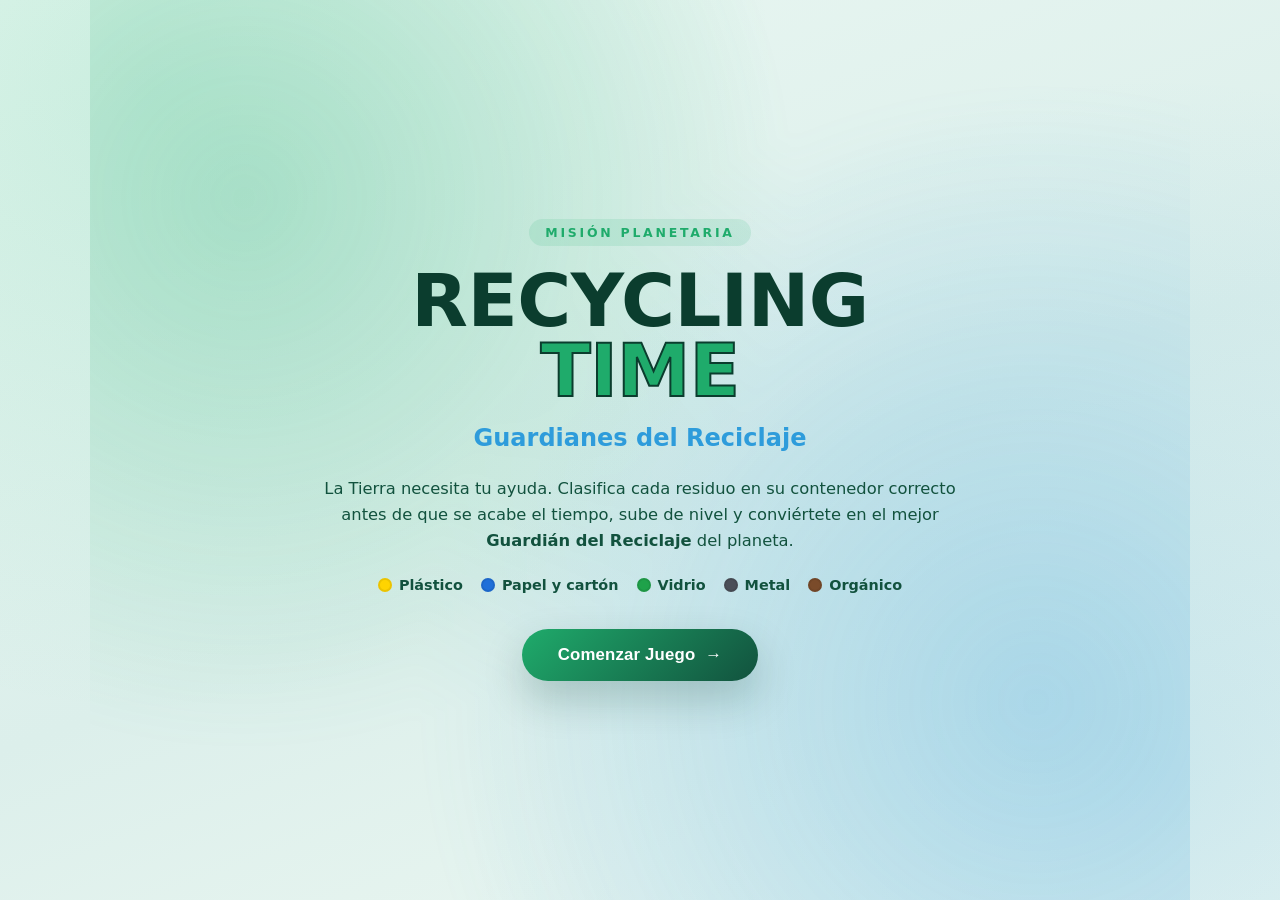
<file: JUEGOS GAME/files/index.html>
<!DOCTYPE html>
<html lang="es">
<head>
<meta charset="UTF-8">
<meta name="viewport" content="width=device-width, initial-scale=1.0">
<title>Recycling Time: Guardianes del Reciclaje</title>
<link rel="stylesheet" href="style.css">
</head>
<body>

<div id="app">

  <!-- ============================================================ -->
  <!-- PANTALLA 1 · INICIO                                            -->
  <!-- ============================================================ -->
  <section id="screen-start" class="screen active" data-screen="start">
    <div class="start-glow" aria-hidden="true"></div>
    <div class="start-content">
      <p class="eyebrow">Misión planetaria</p>
      <h1 class="game-title">
        <span class="title-line">RECYCLING</span>
        <span class="title-line title-accent">TIME</span>
      </h1>
      <p class="game-subtitle">Guardianes del Reciclaje</p>

      <p class="game-description">
        La Tierra necesita tu ayuda. Clasifica cada residuo en su contenedor correcto
        antes de que se acabe el tiempo, sube de nivel y conviértete en el mejor
        <strong>Guardián del Reciclaje</strong> del planeta.
      </p>

      <ul class="bin-legend" aria-label="Contenedores del juego">
        <li><span class="legend-dot legend-plastic"></span>Plástico</li>
        <li><span class="legend-dot legend-paper"></span>Papel y cartón</li>
        <li><span class="legend-dot legend-glass"></span>Vidrio</li>
        <li><span class="legend-dot legend-metal"></span>Metal</li>
        <li><span class="legend-dot legend-organic"></span>Orgánico</li>
      </ul>

      <button id="btn-start" class="btn-primary" type="button">
        Comenzar Juego <span class="btn-arrow">→</span>
      </button>
    </div>
  </section>

  <!-- ============================================================ -->
  <!-- PANTALLA 2 · JUEGO                                             -->
  <!-- ============================================================ -->
  <section id="screen-game" class="screen" data-screen="game">

    <header class="hud" aria-label="Estado de la partida">
      <div class="hud-stat">
        <span class="hud-label">Nivel</span>
        <span id="hud-level" class="hud-value">1</span>
        <span id="hud-level-name" class="hud-sublabel">Primeros pasos</span>
      </div>

      <div class="hud-stat">
        <span class="hud-label">Puntos</span>
        <span id="hud-score" class="hud-value hud-score">0</span>
        <span id="hud-target" class="hud-sublabel">Meta: 60</span>
      </div>

      <div class="hud-stat hud-timer" id="hud-timer-wrap">
        <span class="hud-label">Tiempo</span>
        <span id="hud-time" class="hud-value">60</span>
        <span class="hud-sublabel">segundos</span>
      </div>

      <div class="hud-stat">
        <span class="hud-label">Reciclados</span>
        <span id="hud-total" class="hud-value">0</span>
        <span class="hud-sublabel">total</span>
      </div>

      <div class="hud-lives" id="hud-lives" aria-label="Vidas restantes">
        <span class="heart" data-life="1">❤️</span>
        <span class="heart" data-life="2">❤️</span>
        <span class="heart" data-life="3">❤️</span>
      </div>
    </header>

    <div id="level-up-banner" class="level-up-banner" aria-live="polite"></div>

    <main class="game-stage">
      <div class="waste-card" id="waste-card">
        <span class="waste-emoji" id="waste-emoji">♻️</span>
        <span class="waste-name" id="waste-name">Cargando…</span>
      </div>
    </main>

    <footer class="bins-row" aria-label="Contenedores de reciclaje">
      <button class="bin bin-plastic" data-type="plastic" type="button">
        <span class="bin-lid" aria-hidden="true"></span>
        <span class="bin-icon" aria-hidden="true">🧴</span>
        <span class="bin-label">Plástico</span>
      </button>
      <button class="bin bin-paper" data-type="paper" type="button">
        <span class="bin-lid" aria-hidden="true"></span>
        <span class="bin-icon" aria-hidden="true">📦</span>
        <span class="bin-label">Papel y Cartón</span>
      </button>
      <button class="bin bin-glass" data-type="glass" type="button">
        <span class="bin-lid" aria-hidden="true"></span>
        <span class="bin-icon" aria-hidden="true">🍾</span>
        <span class="bin-label">Vidrio</span>
      </button>
      <button class="bin bin-metal" data-type="metal" type="button">
        <span class="bin-lid" aria-hidden="true"></span>
        <span class="bin-icon" aria-hidden="true">🥫</span>
        <span class="bin-label">Metal</span>
      </button>
      <button class="bin bin-organic" data-type="organic" type="button">
        <span class="bin-lid" aria-hidden="true"></span>
        <span class="bin-icon" aria-hidden="true">🍌</span>
        <span class="bin-label">Orgánico</span>
      </button>
    </footer>
  </section>

  <!-- ============================================================ -->
  <!-- PANTALLA 3 · FINAL                                             -->
  <!-- ============================================================ -->
  <section id="screen-end" class="screen" data-screen="end">
    <div class="end-content">
      <p class="end-emoji" id="end-emoji">🌍</p>
      <h2 id="end-title" class="end-title">¡Planeta a salvo!</h2>
      <p id="end-subtitle" class="end-subtitle">Resumen de tu misión</p>

      <div class="end-stats">
        <div class="end-stat">
          <span id="end-score" class="end-stat-value">0</span>
          <span class="end-stat-label">Puntos totales</span>
        </div>
        <div class="end-stat">
          <span id="end-level" class="end-stat-value">1</span>
          <span class="end-stat-label">Nivel alcanzado</span>
        </div>
        <div class="end-stat">
          <span id="end-recycled" class="end-stat-value">0</span>
          <span class="end-stat-label">Residuos reciclados</span>
        </div>
      </div>

      <div class="end-message">
        <p id="end-education-text">
          Reciclar correctamente reduce la contaminación, ahorra energía y le da
          una segunda vida a los materiales. ¡Cada residuo bien clasificado cuenta!
        </p>
      </div>

      <button id="btn-restart" class="btn-primary" type="button">
        Jugar de nuevo <span class="btn-arrow">↺</span>
      </button>
    </div>
  </section>

</div>

<script src="script.js"></script>
</body>
</html>
</file>
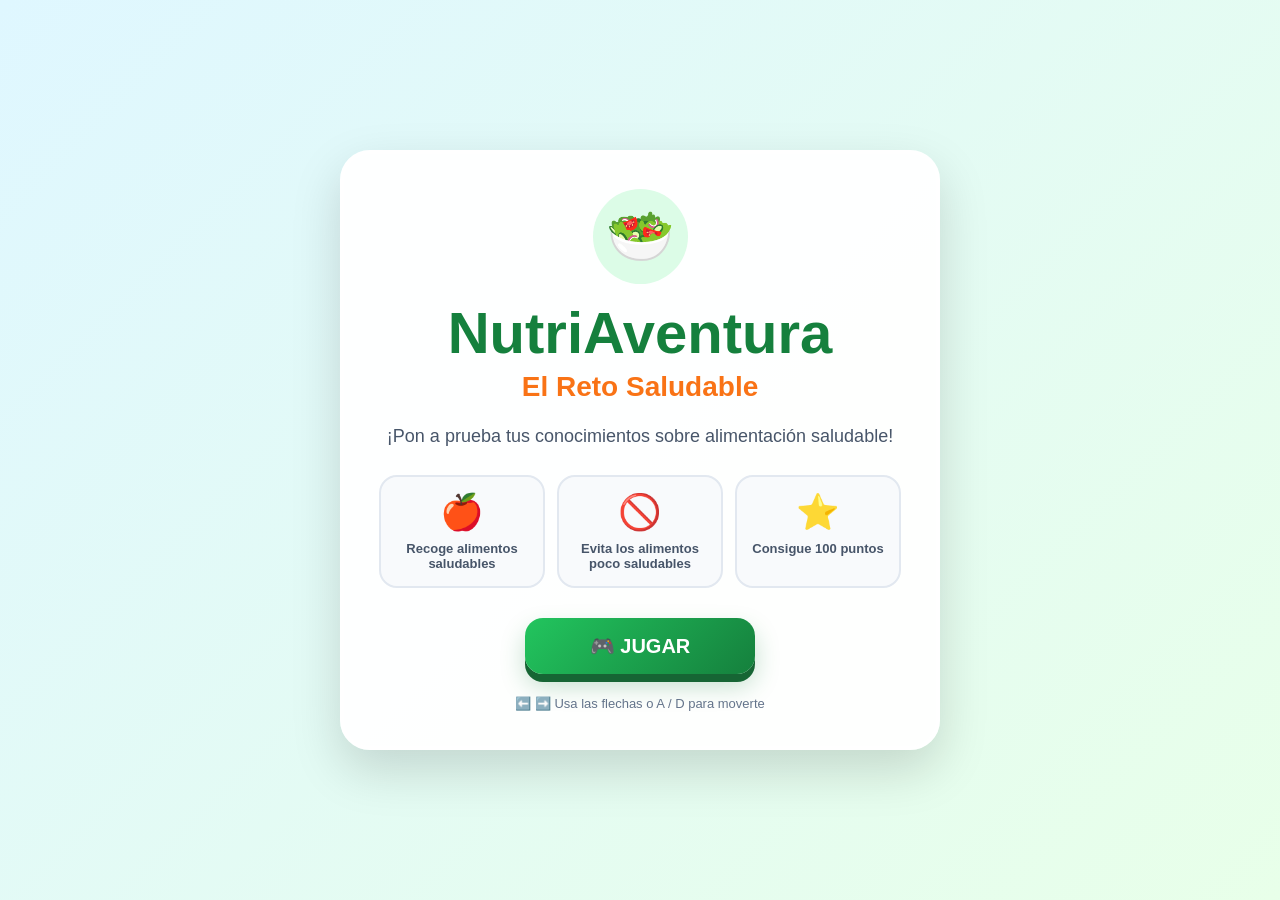
<file: JUEGOS GAME/Juego 3/index.html>
<!DOCTYPE html>
<html lang="es">
<head>
<meta charset="UTF-8">
<meta name="viewport" content="width=device-width, initial-scale=1.0">
 
    <title>NutriAventura - El Reto Saludable</title>
 
    <link rel="stylesheet" href="style.css">
</head>
 
<body>
 
    <!-- ==============================

         PANTALLA PRINCIPAL

    =============================== -->
<div id="menuScreen" class="screen active">
 
        <div class="menu-card">
 
            <div class="logo">

                🥗
</div>
 
            <h1>NutriAventura</h1>
 
            <h2>El Reto Saludable</h2>
 
            <p class="description">

                ¡Pon a prueba tus conocimientos sobre alimentación saludable!
</p>
 
            <div class="instructions">
 
                <div class="instruction">
<span>🍎</span>
<p>Recoge alimentos saludables</p>
</div>
 
                <div class="instruction">
<span>🚫</span>
<p>Evita los alimentos poco saludables</p>
</div>
 
                <div class="instruction">
<span>⭐</span>
<p>Consigue 100 puntos</p>
</div>
 
            </div>
 
            <button id="startButton" class="main-button">

                🎮 JUGAR
</button>
 
            <p class="controls-info">

                ⬅️ ➡️ Usa las flechas o A / D para moverte
</p>
 
        </div>
 
    </div>
 
 
    <!-- ==============================

         PANTALLA DEL JUEGO

    =============================== -->
<div id="gameScreen" class="screen">
 
        <div class="game-container">
 
            <!-- HEADER -->
<header class="game-header">
 
                <div class="header-item">
<span class="header-icon">⭐</span>
<div>
<small>PUNTOS</small>
<strong id="score">0</strong>
</div>
</div>
 
                <div class="header-item">
<span class="header-icon">❤️</span>
<div>
<small>VIDAS</small>
<strong id="lives">❤️❤️❤️</strong>
</div>
</div>
 
                <div class="header-item">
<span class="header-icon">⏱️</span>
<div>
<small>TIEMPO</small>
<strong id="timer">45</strong>
</div>
</div>
 
            </header>
 
 
            <!-- BARRA DE PROGRESO -->
<div class="progress-container">
 
                <div class="progress-label">
<span>Progreso hacia la meta</span>
<span id="progressText">0 / 100</span>
</div>
 
                <div class="progress-bar">
<div id="progressFill"></div>
</div>
 
            </div>
 
 
            <!-- MENSAJE EDUCATIVO -->
<div id="message" class="game-message">

                ¡Atrapa alimentos saludables!
</div>
 
 
            <!-- ÁREA DEL JUEGO -->
<main id="gameArea">
 
                <!-- Decoración -->
<div class="cloud cloud-1">☁️</div>
<div class="cloud cloud-2">☁️</div>
<div class="cloud cloud-3">☁️</div>
 
                <!-- Personaje -->
<div id="player">
 
                    <div class="player-head">

                        🧒
</div>
 
                    <div class="player-body">

                        👕
</div>
 
                </div>
 
                <!-- Suelo -->
<div class="ground"></div>
 
            </main>
 
 
            <!-- CONTROLES -->
<div class="mobile-controls">
 
                <button id="leftButton" class="control-button">

                    ⬅️
</button>
 
                <div class="control-label">

                    MOVER
</div>
 
                <button id="rightButton" class="control-button">

                    ➡️
</button>
 
            </div>
 
 
            <div class="game-tip">

                💡 Recuerda: una alimentación variada y equilibrada ayuda a cuidar tu salud.
</div>
 
        </div>
 
    </div>
 
 
    <!-- ==============================

         PANTALLA DE VICTORIA

    =============================== -->
<div id="winScreen" class="screen">
 
        <div class="result-card win-card">
 
            <div class="result-icon">

                🏆
</div>
 
            <h1>¡Felicidades!</h1>
 
            <h2>¡Superaste el reto saludable!</h2>
 
            <div class="final-score-box">
 
                <span>Tu puntuación</span>
 
                <strong id="winScore">

                    100
</strong>
 
                <small>puntos</small>
 
            </div>
 
            <p id="winMessage">

                ¡Excelente trabajo! Aprendiste a identificar mejores opciones de alimentación.
</p>
 
            <button id="restartWinButton" class="main-button">

                🔄 JUGAR DE NUEVO
</button>
 
            <button id="menuWinButton" class="secondary-button">

                🏠 MENÚ PRINCIPAL
</button>
 
        </div>
 
    </div>
 
 
    <!-- ==============================

         PANTALLA DE DERROTA

    =============================== -->
<div id="loseScreen" class="screen">
 
        <div class="result-card lose-card">
 
            <div class="result-icon">

                💪
</div>
 
            <h1>¡Buen intento!</h1>
 
            <h2>Puedes volver a intentarlo</h2>
 
            <div class="final-score-box">
 
                <span>Tu puntuación</span>
 
                <strong id="loseScore">

                    0
</strong>
 
                <small>puntos</small>
 
            </div>
 
            <p id="loseMessage">

                Cada partida es una oportunidad para aprender.
</p>
 
            <button id="restartLoseButton" class="main-button">

                🔄 INTENTAR DE NUEVO
</button>
 
            <button id="menuLoseButton" class="secondary-button">

                🏠 MENÚ PRINCIPAL
</button>
 
        </div>
 
    </div>
 
 
    <script src="script.js"></script>
 
</body>
</html>
</file>
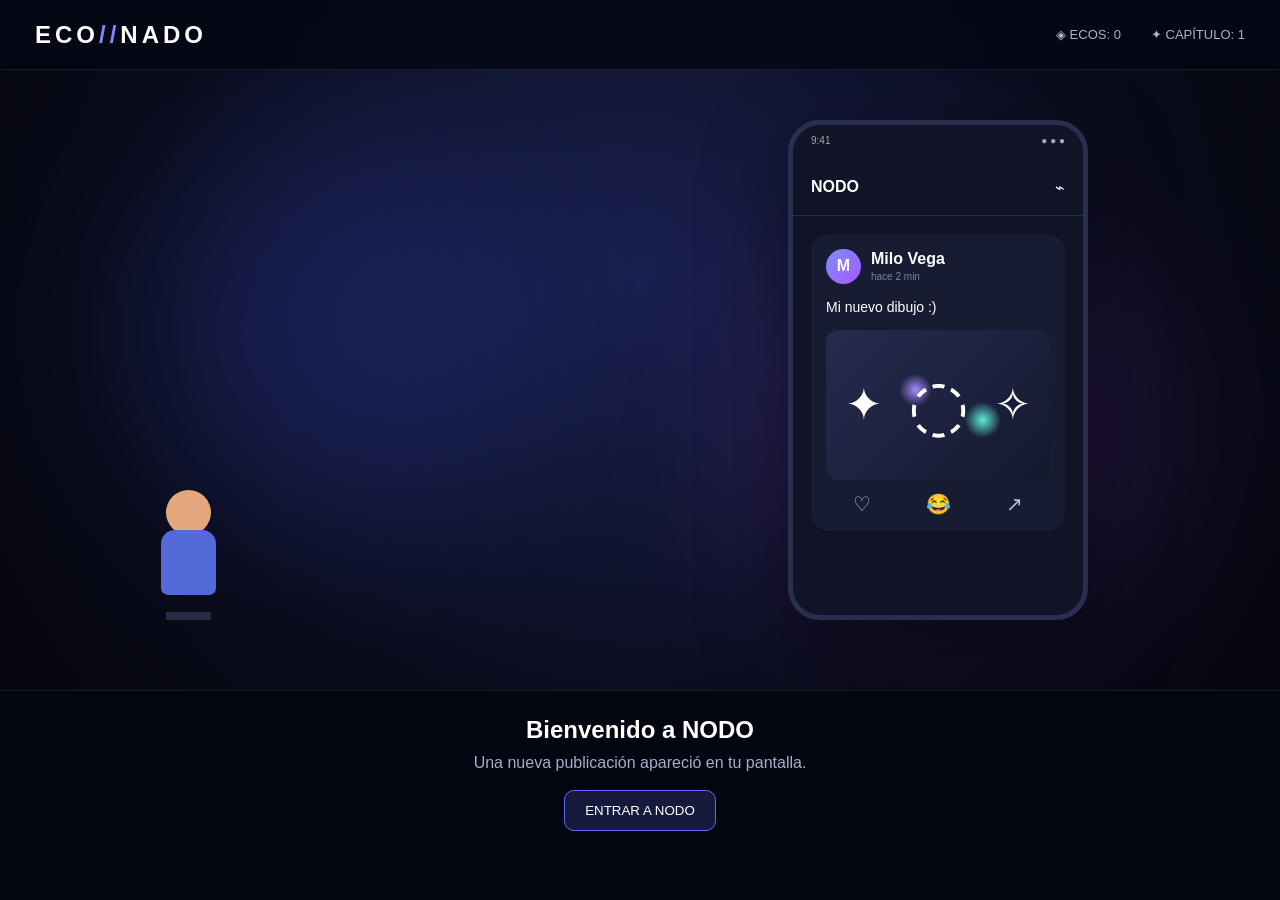
<file: JUEGOS GAME/Juego 5/index.html>
<!DOCTYPE html>
<html lang="es">
<head>
    <meta charset="UTF-8">
    <meta name="viewport" content="width=device-width, initial-scale=1.0">

    <title>ECO//NADO</title>

    <link rel="stylesheet" href="style.css">
</head>

<body>

<div id="game">

    <!-- =========================
         BARRA SUPERIOR
    ========================== -->

    <header id="topBar">

        <div class="logo">
            ECO<span>//</span>NADO
        </div>

        <div class="stats">

            <div>
                ◈ ECOS:
                <span id="ecoCount">0</span>
            </div>

            <div>
                ✦ CAPÍTULO:
                <span id="chapter">1</span>
            </div>

        </div>

    </header>


    <!-- =========================
         MUNDO DEL JUEGO
    ========================== -->

    <main>

        <section id="world">

            <div id="particles"></div>

            <!-- PERSONAJE -->

            <div id="character">

                <div class="head"></div>

                <div class="body"></div>

                <div class="legs"></div>

            </div>


            <!-- TELÉFONO -->

            <div id="phone">

                <div class="phoneTop">

                    <span>9:41</span>

                    <span>● ● ●</span>

                </div>


                <div class="appHeader">

                    <strong>NODO</strong>

                    <span>⌁</span>

                </div>


                <!-- PUBLICACIÓN -->

                <div id="post">

                    <div class="profile">

                        <div class="avatar">
                            M
                        </div>

                        <div>

                            <strong>
                                Milo Vega
                            </strong>

                            <small>
                                hace 2 min
                            </small>

                        </div>

                    </div>


                    <div class="postText">

                        Mi nuevo dibujo :)

                    </div>


                    <div class="drawing">

                        ✦
                        <span>◌</span>
                        ✧

                    </div>


                    <div class="reactions">

                        <button onclick="react('positive')">
                            ♡
                        </button>

                        <button onclick="react('laugh')">
                            😂
                        </button>

                        <button onclick="react('share')">
                            ↗
                        </button>

                    </div>

                </div>

            </div>


            <!-- MENSAJE GRANDE -->

            <div id="message"></div>

        </section>


        <!-- =========================
             PANEL NARRATIVO
        ========================== -->

        <section id="controls">

            <div id="storyText">

                <h1>
                    Bienvenido a NODO
                </h1>

                <p>
                    Una nueva publicación apareció en tu pantalla.
                </p>

                <button
                    class="startButton"
                    onclick="startGame()">

                    ENTRAR A NODO

                </button>

            </div>


            <!-- BOTONES -->

            <div
                id="interactionButtons"
                class="hidden">

                <button onclick="react('positive')">

                    ♡
                    Me gusta

                </button>


                <button onclick="react('laugh')">

                    😂
                    Reírme

                </button>


                <button onclick="react('share')">

                    ↗
                    Compartir

                </button>

            </div>

        </section>

    </main>

</div>


<script src="script.js"></script>

</body>
</html>
</file>
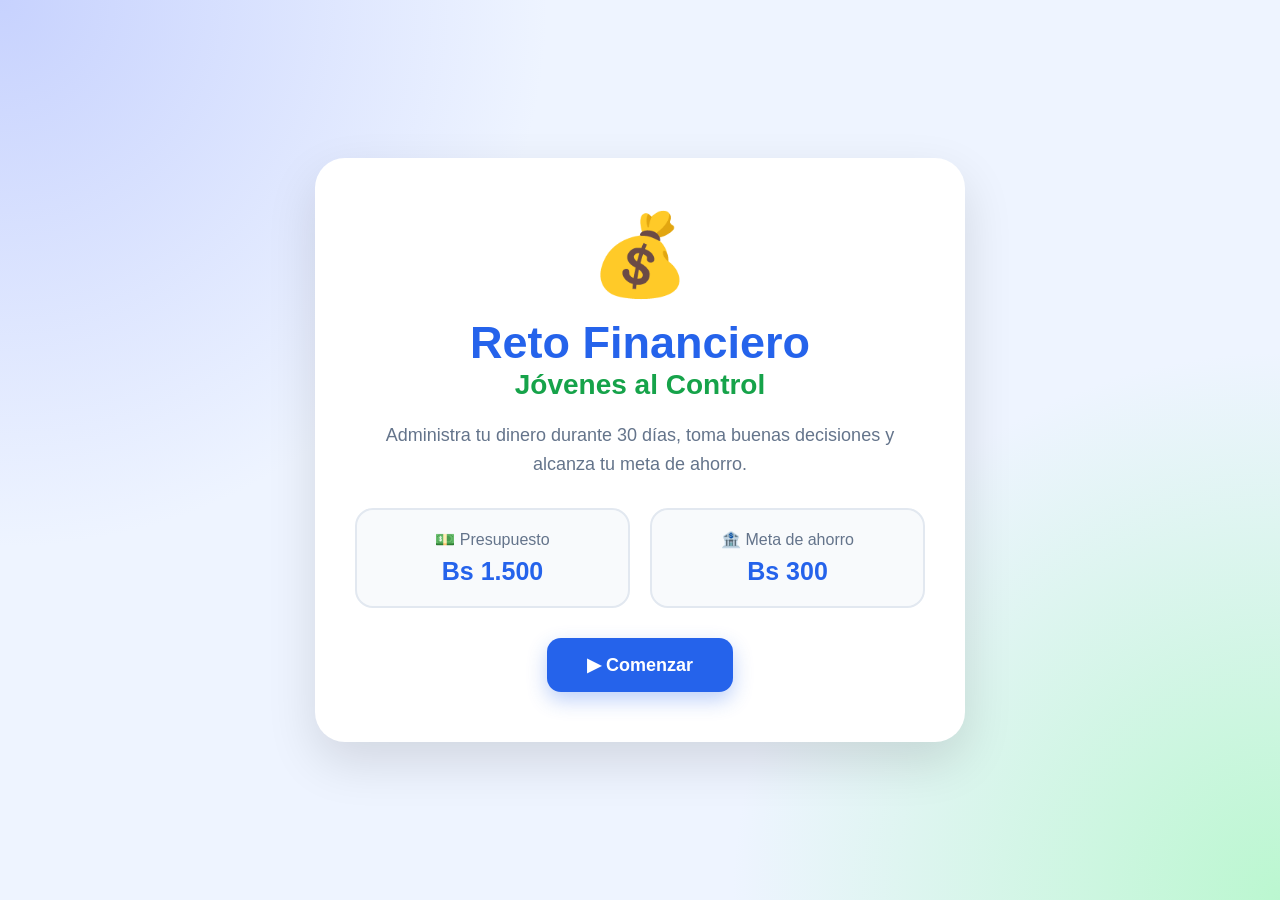
<file: JUEGOS GAME/Juego 6/index.html>
<!DOCTYPE html>
<html lang="es">
<head>
    <meta charset="UTF-8">
    <meta name="viewport" content="width=device-width, initial-scale=1.0">
    <title>Reto Financiero: Jóvenes al Control</title>
    <link rel="stylesheet" href="style.css">
</head>

<body>

    <!-- PANTALLA DE INICIO -->
    <div id="inicio" class="pantalla activa">
        <div class="inicio-contenido">

            <div class="icono-dinero">💰</div>

            <h1>Reto Financiero</h1>
            <h2>Jóvenes al Control</h2>

            <p>
                Administra tu dinero durante 30 días,
                toma buenas decisiones y alcanza tu meta de ahorro.
            </p>

            <div class="tarjeta-inicial">
                <div>
                    <span>💵 Presupuesto</span>
                    <strong>Bs 1.500</strong>
                </div>

                <div>
                    <span>🏦 Meta de ahorro</span>
                    <strong>Bs 300</strong>
                </div>
            </div>

            <button id="btnComenzar" class="btn-principal">
                ▶ Comenzar
            </button>

        </div>
    </div>


    <!-- PANTALLA DEL JUEGO -->
    <div id="juego" class="pantalla">

        <header class="encabezado">
            <div class="titulo-juego">
                <span>💰</span>
                <div>
                    <h1>Reto Financiero</h1>
                    <small>Jóvenes al Control</small>
                </div>
            </div>

            <button id="btnReiniciar" class="btn-reiniciar">
                ↻ Reiniciar
            </button>
        </header>


        <!-- INFORMACIÓN -->
        <section class="panel-estadisticas">

            <div class="estadistica dinero">
                <span class="estadistica-icono">💵</span>
                <div>
                    <small>Dinero disponible</small>
                    <strong id="dinero">Bs 1.500</strong>
                </div>
            </div>

            <div class="estadistica ahorro">
                <span class="estadistica-icono">🏦</span>
                <div>
                    <small>Ahorro acumulado</small>
                    <strong id="ahorro">Bs 0</strong>
                </div>
            </div>

            <div class="estadistica">
                <span class="estadistica-icono">📅</span>
                <div>
                    <small>Día</small>
                    <strong id="dia">1 / 30</strong>
                </div>
            </div>

            <div class="estadistica meta">
                <span class="estadistica-icono">🎯</span>
                <div>
                    <small>Meta de ahorro</small>
                    <strong>Bs 300</strong>
                </div>
            </div>

        </section>


        <!-- BARRA DE PROGRESO -->
        <section class="progreso-contenedor">

            <div class="progreso-texto">
                <span>Progreso del mes</span>
                <span id="porcentaje">0%</span>
            </div>

            <div class="barra">
                <div id="barraProgreso"></div>
            </div>

        </section>


        <!-- PERSONAJE -->
        <section class="personaje-area">

            <div class="personaje">
                <div class="cabello"></div>
                <div class="cabeza">
                    <span class="ojo izquierdo"></span>
                    <span class="ojo derecho"></span>
                    <span class="boca"></span>
                </div>
                <div class="cuerpo"></div>
            </div>

            <div class="estado-financiero">
                <span>📊 Situación financiera</span>
                <strong id="estadoFinanciero">Comenzando el mes...</strong>
            </div>

        </section>


        <!-- SITUACIÓN -->
        <main class="situacion">

            <div class="numero-situacion">
                SITUACIÓN <span id="numeroSituacion">1</span>
            </div>

            <h2 id="tituloSituacion">
                Preparando tu primera decisión...
            </h2>

            <p id="descripcionSituacion"></p>

            <div id="opciones" class="opciones"></div>

        </main>


        <!-- RETROALIMENTACIÓN -->
        <div id="feedback" class="feedback oculto">

            <div class="feedback-icono" id="feedbackIcono">💡</div>

            <div class="feedback-contenido">
                <h3 id="feedbackTitulo">Decisión registrada</h3>
                <p id="feedbackTexto"></p>
            </div>

            <button id="btnContinuar" class="btn-continuar">
                Continuar →
            </button>

        </div>

    </div>


    <!-- PANTALLA DE VICTORIA -->
    <div id="victoria" class="pantalla resultado">

        <div class="resultado-contenido">

            <div class="resultado-icono">🏆</div>

            <h1>¡Ganaste!</h1>

            <h2>
                Terminaste el mes administrando
                responsablemente tu dinero.
            </h2>

            <div class="resultados">

                <div>
                    <span>💵 Dinero restante</span>
                    <strong id="dineroFinalVictoria">Bs 0</strong>
                </div>

                <div>
                    <span>🏦 Ahorro conseguido</span>
                    <strong id="ahorroFinalVictoria">Bs 0</strong>
                </div>

                <div>
                    <span>📅 Días completados</span>
                    <strong id="diasFinalVictoria">30</strong>
                </div>

            </div>

            <p class="mensaje-educativo">
                Has demostrado que priorizar necesidades,
                controlar gastos y ahorrar puede ayudarte
                a alcanzar tus objetivos financieros.
            </p>

            <button id="btnJugarNuevamente" class="btn-principal">
                🔄 Jugar nuevamente
            </button>

        </div>

    </div>


    <!-- PANTALLA DE DERROTA -->
    <div id="derrota" class="pantalla resultado">

        <div class="resultado-contenido">

            <div class="resultado-icono">😟</div>

            <h1>Game Over</h1>

            <h2>
                Te quedaste sin dinero antes de terminar
                el mes.
            </h2>

            <div class="resultados">

                <div>
                    <span>💵 Dinero restante</span>
                    <strong id="dineroFinalDerrota">Bs 0</strong>
                </div>

                <div>
                    <span>🏦 Ahorro conseguido</span>
                    <strong id="ahorroFinalDerrota">Bs 0</strong>
                </div>

                <div>
                    <span>📅 Días completados</span>
                    <strong id="diasFinalDerrota">0</strong>
                </div>

            </div>

            <p class="mensaje-educativo">
                Revisa tus decisiones. Recuerda priorizar
                las necesidades, comparar precios y evitar
                las compras impulsivas.
            </p>

            <button id="btnIntentarNuevamente" class="btn-principal">
                🔄 Intentar nuevamente
            </button>

        </div>

    </div>


    <script src="script.js"></script>

</body>
</html>
</file>
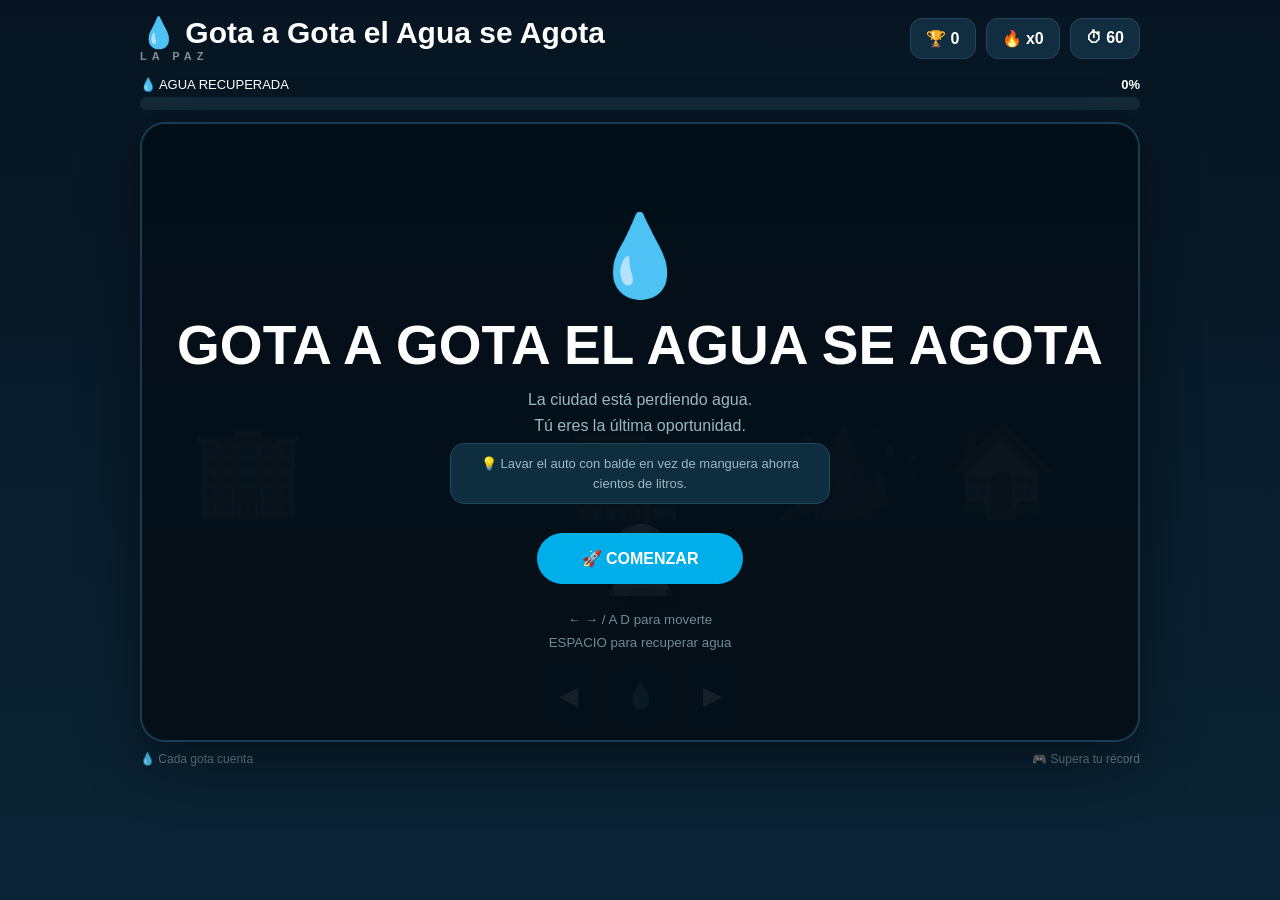
<file: JUEGOS GAME/Juego de GAME DEVELOPMENT/index.html>
<!DOCTYPE html>
<html lang="es">

<head>

    <meta charset="UTF-8">

    <meta
        name="viewport"
        content="width=device-width, initial-scale=1.0"
    >

    <!--
        Content-Security-Policy básica: el juego no carga scripts
        externos ni necesita conexión a red, así que restringimos
        todo al propio origen como buena práctica de higiene.
    -->
    <meta
        http-equiv="Content-Security-Policy"
        content="default-src 'self'; img-src 'self' data:; style-src 'self' 'unsafe-inline';"
    >

    <title>Gota a Gota el Agua se Agota</title>

    <link
        rel="stylesheet"
        href="style.css"
    >

</head>

<body>

    <div class="game">

        <!-- HUD -->

        <header>

            <div class="logo">
                💧 Gota a Gota el Agua se Agota
                <span>LA PAZ</span>
            </div>

            <div
                class="hud"
                role="status"
                aria-live="polite"
            >

                <div>
                    🏆
                    <strong id="score">0</strong>
                </div>

                <div>
                    🔥
                    <strong id="combo">x0</strong>
                </div>

                <div>
                    ⏱
                    <strong id="time">60</strong>
                </div>

            </div>

        </header>



        <!-- AGUA -->

        <div class="resource">

            <div class="resource-title">

                <span>💧 AGUA RECUPERADA</span>

                <strong id="water">
                    0%
                </strong>

            </div>

            <div
                class="bar"
                role="progressbar"
                aria-label="Porcentaje de agua recuperada"
                aria-valuemin="0"
                aria-valuemax="100"
                aria-valuenow="0"
                id="waterBarWrapper"
            >

                <div
                    id="waterBar"
                    class="water-bar"
                ></div>

            </div>

        </div>


        <!-- GAME -->

        <main
            id="gameArea"
            class="game-area"
        >

            <div class="city">

                <div class="building b1">
                    🏢
                </div>

                <div class="building b2">
                    🏬
                </div>

                <div class="building b3">
                    🏠
                </div>

                <div class="mountain">
                    ⛰️
                </div>

            </div>


            <!-- PLAYER -->

            <div
                id="player"
                class="player"
            >
                🧑‍🚀
            </div>


            <!-- START -->

            <div
                id="startScreen"
                class="start-screen"
            >

                <div class="start-icon">
                    💧
                </div>

                <h1>
                    GOTA A GOTA EL AGUA SE AGOTA
                </h1>

                <p>
                    La ciudad está perdiendo agua.
                </p>

                <p>
                    Tú eres la última oportunidad.
                </p>

                <p
                    id="startTip"
                    class="tip"
                ></p>

                <button id="startButton">
                    🚀 COMENZAR
                </button>

                <small>
                    ← → / A D para moverte
                    <br>
                    ESPACIO para recuperar agua
                </small>

            </div>


            <!-- PAUSA (al cambiar de pestaña) -->

            <div
                id="pauseScreen"
                class="start-screen hidden"
            >

                <div class="start-icon">
                    ⏸️
                </div>

                <h1>PAUSA</h1>

                <p>El juego se pausó porque cambiaste de pestaña.</p>

                <button id="resumeButton">
                    ▶ CONTINUAR
                </button>

            </div>


            <!-- FEEDBACK -->

            <div
                id="feedback"
                class="feedback"
                aria-live="assertive"
            ></div>


            <!-- CONTROLES -->

            <div class="controls">

                <button
                    id="leftButton"
                    aria-label="Mover a la izquierda"
                >
                    ◀
                </button>

                <button
                    id="actionButton"
                    aria-label="Recuperar agua"
                >
                    💧
                </button>

                <button
                    id="rightButton"
                    aria-label="Mover a la derecha"
                >
                    ▶
                </button>

            </div>

        </main>


        <footer>

            <span>
                💧 Cada gota cuenta
            </span>

            <span>
                🎮 Supera tu récord
            </span>

        </footer>

    </div>


    <!-- FINAL -->

    <div
        id="gameOver"
        class="overlay hidden"
    >

        <div class="final-card">

            <div
                id="finalIcon"
                class="final-icon"
            >
                🏆
            </div>

            <h2 id="finalTitle">
                ¡MISIÓN COMPLETADA!
            </h2>

            <p id="finalMessage">
                La ciudad te necesita.
            </p>

            <p
                id="finalTip"
                class="tip"
            ></p>

            <div class="final-score">

                <span>
                    PUNTUACIÓN
                </span>

                <strong id="finalScore">
                    0
                </strong>

            </div>

            <button id="restartButton">
                🔄 INTENTAR DE NUEVO
            </button>

        </div>

    </div>


    <script src="script.js"></script>

</body>

</html>
</file>
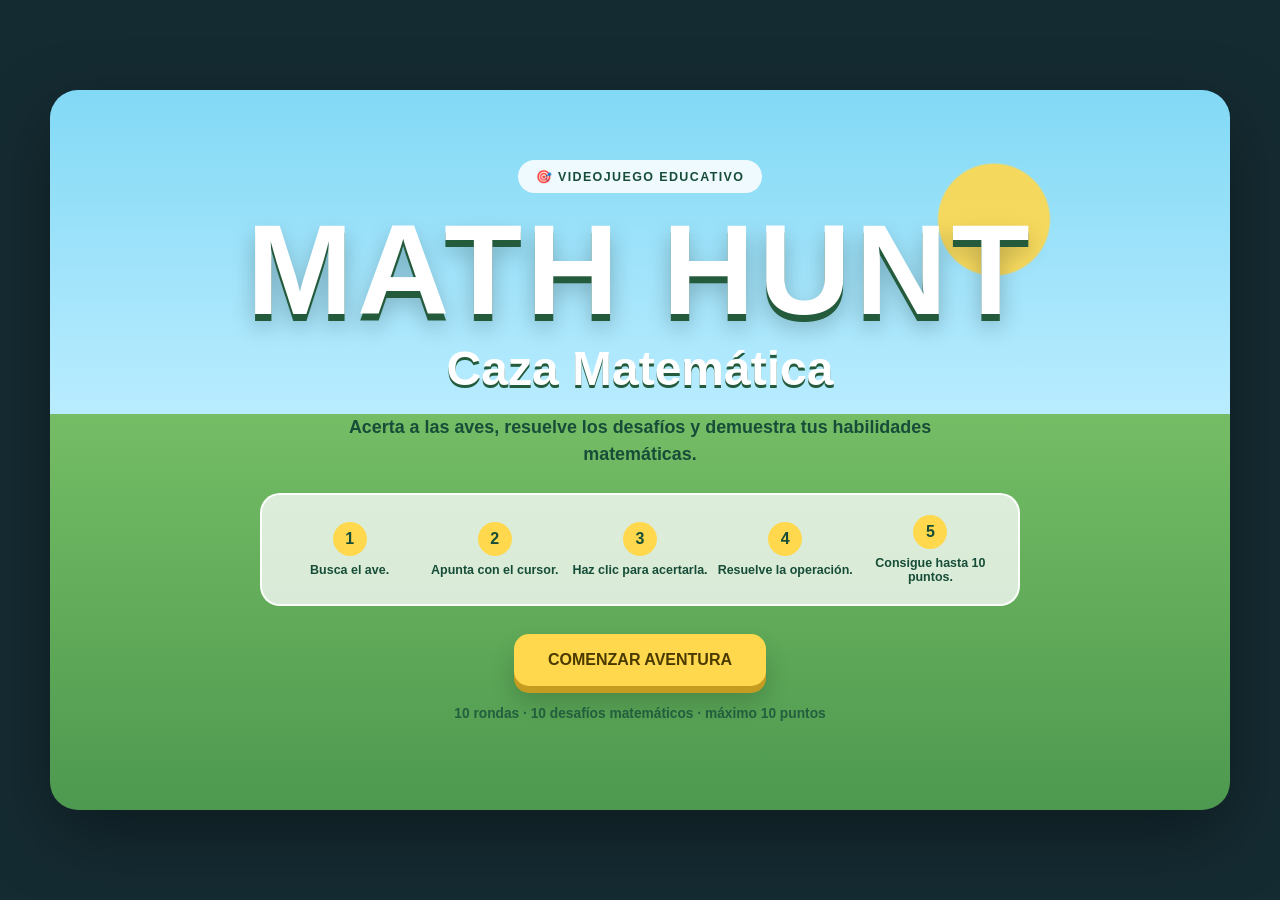
<file: JUEGOS GAME/Math-Hunt-V1 1/index.html>
<!DOCTYPE html>
<html lang="es">
<head>
  <meta charset="UTF-8">
  <meta name="viewport" content="width=device-width, initial-scale=1.0">
  <title>Math Hunt: Caza Matemática</title>
  <link rel="stylesheet" href="style.css">
</head>
<body>
  <main class="game-shell">
    <!-- Pantalla inicial -->
    <section id="start-screen" class="screen start-screen">
      <div class="title-badge">🎯 VIDEOJUEGO EDUCATIVO</div>
      <h1>MATH HUNT</h1>
      <h2>Caza Matemática</h2>
      <p class="intro">
        Acerta a las aves, resuelve los desafíos y demuestra tus habilidades matemáticas.
      </p>

      <div class="instructions">
        <div><span>1</span> Busca el ave.</div>
        <div><span>2</span> Apunta con el cursor.</div>
        <div><span>3</span> Haz clic para acertarla.</div>
        <div><span>4</span> Resuelve la operación.</div>
        <div><span>5</span> Consigue hasta 10 puntos.</div>
      </div>

      <button id="start-btn" class="primary-btn">COMENZAR AVENTURA</button>
      <p class="small-note">10 rondas · 10 desafíos matemáticos · máximo 10 puntos</p>
    </section>

    <!-- Pantalla principal -->
    <section id="game-screen" class="screen game-screen hidden">
      <header class="hud">
        <div class="hud-card">
          <span>RONDA</span>
          <strong id="round-label">1/10</strong>
        </div>
        <div class="hud-card score-card">
          <span>PUNTUACIÓN</span>
          <strong id="score-label">0/10</strong>
        </div>
        <div class="hud-card">
          <span>OBJETIVO</span>
          <strong>🎯 AVE</strong>
        </div>
      </header>

      <div id="hunt-area" class="hunt-area">
        <div class="sky-glow"></div>
        <div class="mountain mountain-back"></div>
        <div class="mountain mountain-front"></div>
        <div class="cloud cloud-1"></div>
        <div class="cloud cloud-2"></div>

        <div class="sun">☀️</div>

        <div class="tree tree-left">
          <div class="trunk"></div>
          <div class="foliage"></div>
        </div>
        <div class="tree tree-right">
          <div class="trunk"></div>
          <div class="foliage"></div>
        </div>

        <div class="ground"></div>

        <div id="hunt-message" class="hunt-message">
          <span>¡ENCUENTRA EL AVE!</span>
          <small>Apunta y haz clic sobre ella</small>
        </div>

        <button id="bird" class="bird" aria-label="Ave objetivo">
          <span class="bird-body">🐦</span>
          <span class="bird-wing">◀</span>
        </button>

        <div id="miss-message" class="miss-message hidden">¡Fallaste! Intenta nuevamente</div>
      </div>

      <!-- Panel matemático -->
      <div id="question-panel" class="question-panel hidden">
        <div class="question-header">
          <span id="question-round">DESAFÍO 1/10</span>
          <span>🧠 DESAFÍO MATEMÁTICO</span>
        </div>

        <div class="question-card">
          <p class="question-label">RESUELVE LA OPERACIÓN</p>
          <h2 id="question-text">2.458 + 1.736 = ?</h2>

          <div id="answers" class="answers"></div>

          <div id="feedback" class="feedback hidden"></div>

          <button id="next-btn" class="next-btn hidden">SIGUIENTE RONDA ➜</button>
        </div>
      </div>
    </section>

    <!-- Pantalla final -->
    <section id="result-screen" class="screen result-screen hidden">
      <div class="trophy">🏆</div>
      <h1>¡AVENTURA COMPLETADA!</h1>
      <p class="result-title">Tu puntuación final</p>
      <div id="final-score" class="final-score">0/10</div>
      <p id="final-message" class="final-message"></p>

      <div class="result-stats">
        <div>
          <strong id="correct-count">0</strong>
          <span>Correctas</span>
        </div>
        <div>
          <strong id="incorrect-count">0</strong>
          <span>Incorrectas</span>
        </div>
      </div>

      <button id="restart-btn" class="primary-btn">JUGAR DE NUEVO</button>
    </section>
  </main>

  <div id="toast" class="toast hidden"></div>

  <script src="script.js"></script>
</body>
</html>
</file>
<file: JUEGOS GAME/files/style.css>
/* =====================================================================
   RECYCLING TIME — GUARDIANES DEL RECICLAJE
   Paleta: verdes de bosque, azul cielo suave, blanco hueso y acentos
   normativos de cada contenedor (amarillo / azul / verde / gris / marrón)
   ===================================================================== */

:root {
  /* --- Identidad de marca --- */
  --forest-900: #0b3d2e;
  --forest-700: #12523e;
  --leaf-500:   #1fab6b;
  --leaf-400:   #2fc582;
  --sky-500:    #2e9cdb;
  --sky-100:    #eaf7f2;
  --sun-400:    #ffc93c;
  --paper-50:   #ffffff;

  /* --- Colores normativos de contenedores --- */
  --bin-plastic: #ffd400;
  --bin-plastic-dark: #cf9f00;
  --bin-paper:   #1e6fd9;
  --bin-paper-dark: #12488f;
  --bin-glass:   #1fa24a;
  --bin-glass-dark: #157236;
  --bin-metal:   #4b4f58;
  --bin-metal-dark: #2c2f36;
  --bin-organic: #7a4b2a;
  --bin-organic-dark: #4f2f19;

  /* --- Feedback --- */
  --ok-500:   #2ecc71;
  --err-500:  #ff5b5b;

  --radius-lg: 28px;
  --radius-md: 18px;
  --radius-sm: 12px;
  --shadow-soft: 0 12px 30px rgba(11, 61, 46, 0.14);
  --shadow-pop:  0 18px 40px rgba(11, 61, 46, 0.22);
}

* { box-sizing: border-box; }

html, body {
  height: 100%;
  margin: 0;
}

body {
  font-family: 'Segoe UI', 'Trebuchet MS', system-ui, -apple-system, sans-serif;
  background:
    radial-gradient(circle at 12% 10%, rgba(47, 197, 130, 0.16), transparent 45%),
    radial-gradient(circle at 90% 85%, rgba(46, 156, 219, 0.16), transparent 50%),
    linear-gradient(160deg, var(--sky-100) 0%, #dcefeb 55%, #eef8f2 100%);
  color: var(--forest-900);
  min-height: 100vh;
  display: flex;
  align-items: stretch;
  justify-content: center;
}

#app {
  width: 100%;
  max-width: 1100px;
  min-height: 100vh;
  position: relative;
  display: flex;
  flex-direction: column;
}

/* ------------------------------------------------------------------ */
/* Máquina de estados de pantallas: solo .screen.active es visible     */
/* ------------------------------------------------------------------ */
.screen {
  display: none;
  flex: 1;
  flex-direction: column;
  padding: 32px clamp(16px, 4vw, 56px);
  animation: screen-fade .45s ease;
}
.screen.active { display: flex; }

@keyframes screen-fade {
  from { opacity: 0; transform: translateY(10px); }
  to   { opacity: 1; transform: translateY(0); }
}

/* ===================================================================
   PANTALLA 1 · INICIO
   =================================================================== */
#screen-start {
  align-items: center;
  justify-content: center;
  text-align: center;
  position: relative;
  overflow: hidden;
}

.start-glow {
  position: absolute;
  inset: -20% -10%;
  background:
    radial-gradient(circle at 20% 30%, rgba(31, 171, 107, 0.22), transparent 40%),
    radial-gradient(circle at 80% 70%, rgba(46, 156, 219, 0.22), transparent 45%);
  filter: blur(10px);
  z-index: 0;
  animation: drift 12s ease-in-out infinite alternate;
}
@keyframes drift {
  from { transform: translate(0, 0) scale(1); }
  to   { transform: translate(2%, -2%) scale(1.05); }
}

.start-content {
  position: relative;
  z-index: 1;
  max-width: 640px;
  display: flex;
  flex-direction: column;
  align-items: center;
  gap: 14px;
}

.eyebrow {
  margin: 0;
  letter-spacing: 0.22em;
  text-transform: uppercase;
  font-size: 0.78rem;
  font-weight: 700;
  color: var(--leaf-500);
  background: rgba(31, 171, 107, 0.12);
  padding: 6px 16px;
  border-radius: 999px;
}

.game-title {
  margin: 6px 0 0;
  font-weight: 900;
  line-height: 0.95;
  letter-spacing: -0.02em;
}
.title-line {
  display: block;
  font-size: clamp(2.6rem, 8vw, 4.6rem);
  color: var(--forest-900);
}
.title-accent {
  color: var(--leaf-500);
  -webkit-text-stroke: 2px var(--forest-900);
}

.game-subtitle {
  margin: 4px 0 0;
  font-size: clamp(1.1rem, 2.6vw, 1.5rem);
  font-weight: 700;
  color: var(--sky-500);
}

.game-description {
  margin: 10px 0 4px;
  font-size: 1.02rem;
  line-height: 1.6;
  color: var(--forest-700);
}

.bin-legend {
  list-style: none;
  display: flex;
  flex-wrap: wrap;
  justify-content: center;
  gap: 10px 18px;
  margin: 4px 0 10px;
  padding: 0;
  font-size: 0.9rem;
  font-weight: 600;
  color: var(--forest-700);
}
.bin-legend li { display: flex; align-items: center; gap: 7px; }
.legend-dot {
  width: 14px; height: 14px;
  border-radius: 50%;
  display: inline-block;
  box-shadow: inset 0 0 0 2px rgba(0,0,0,0.08);
}
.legend-plastic { background: var(--bin-plastic); }
.legend-paper   { background: var(--bin-paper); }
.legend-glass   { background: var(--bin-glass); }
.legend-metal   { background: var(--bin-metal); }
.legend-organic { background: var(--bin-organic); }

.btn-primary {
  margin-top: 12px;
  border: none;
  cursor: pointer;
  font-size: 1.05rem;
  font-weight: 800;
  letter-spacing: 0.01em;
  color: #fff;
  background: linear-gradient(135deg, var(--leaf-500), var(--forest-700));
  padding: 16px 36px;
  border-radius: 999px;
  box-shadow: var(--shadow-pop);
  display: inline-flex;
  align-items: center;
  gap: 10px;
  transition: transform .18s ease, box-shadow .18s ease;
}
.btn-primary:hover { transform: translateY(-3px); box-shadow: 0 22px 46px rgba(11,61,46,0.28); }
.btn-primary:active { transform: translateY(0); }
.btn-arrow { transition: transform .18s ease; }
.btn-primary:hover .btn-arrow { transform: translateX(4px); }

/* ===================================================================
   PANTALLA 2 · JUEGO
   =================================================================== */
#screen-game { gap: 18px; }

.hud {
  display: flex;
  align-items: center;
  gap: 14px;
  background: rgba(255,255,255,0.75);
  backdrop-filter: blur(6px);
  border-radius: var(--radius-lg);
  padding: 14px 22px;
  box-shadow: var(--shadow-soft);
  flex-wrap: wrap;
}

.hud-stat {
  display: flex;
  flex-direction: column;
  align-items: flex-start;
  min-width: 84px;
}
.hud-label {
  font-size: 0.7rem;
  font-weight: 700;
  letter-spacing: 0.08em;
  text-transform: uppercase;
  color: var(--forest-700);
  opacity: 0.7;
}
.hud-value {
  font-size: 1.5rem;
  font-weight: 900;
  color: var(--forest-900);
  line-height: 1.15;
}
.hud-score { color: var(--leaf-500); }
.hud-sublabel { font-size: 0.72rem; color: var(--forest-700); opacity: 0.65; }

.hud-timer.timer-warning .hud-value {
  color: var(--err-500);
  animation: pulse-timer .6s infinite;
}
@keyframes pulse-timer {
  0%, 100% { transform: scale(1); }
  50% { transform: scale(1.12); }
}

.hud-lives {
  display: flex;
  gap: 4px;
  margin-left: auto;
  font-size: 1.3rem;
  visibility: hidden;
  opacity: 0;
  transition: opacity .25s ease;
}
.hud-lives.visible { visibility: visible; opacity: 1; }
.heart.lost { filter: grayscale(1) opacity(0.35); transform: scale(0.85); }
.heart { transition: transform .2s ease, filter .2s ease; display: inline-block; }

.level-up-banner {
  align-self: center;
  font-weight: 800;
  color: #fff;
  background: linear-gradient(135deg, var(--sky-500), var(--leaf-500));
  padding: 10px 22px;
  border-radius: 999px;
  box-shadow: var(--shadow-soft);
  opacity: 0;
  transform: translateY(-8px);
  pointer-events: none;
  transition: opacity .3s ease, transform .3s ease;
}
.level-up-banner.show { opacity: 1; transform: translateY(0); }

.game-stage {
  flex: 1;
  display: flex;
  align-items: center;
  justify-content: center;
  min-height: 220px;
}

.waste-card {
  background: var(--paper-50);
  border-radius: var(--radius-lg);
  padding: 38px 56px;
  display: flex;
  flex-direction: column;
  align-items: center;
  gap: 14px;
  box-shadow: var(--shadow-pop);
  border: 3px solid rgba(31,171,107,0.15);
  animation: card-float 3s ease-in-out infinite;
  min-width: 260px;
}
@keyframes card-float {
  0%, 100% { transform: translateY(0); }
  50% { transform: translateY(-8px); }
}

.waste-emoji {
  font-size: clamp(4rem, 10vw, 6.2rem);
  line-height: 1;
}
.waste-name {
  font-size: 1.3rem;
  font-weight: 800;
  color: var(--forest-900);
  text-align: center;
}

.waste-card.is-correct {
  animation: pop-correct .5s ease;
  border-color: var(--ok-500);
  box-shadow: 0 0 0 6px rgba(46, 204, 113, 0.28), var(--shadow-pop);
}
@keyframes pop-correct {
  0%   { transform: scale(1); }
  40%  { transform: scale(1.14); }
  100% { transform: scale(1); }
}

.waste-card.is-wrong {
  animation: shake-wrong .45s ease;
  border-color: var(--err-500);
  box-shadow: 0 0 0 6px rgba(255, 91, 91, 0.25), var(--shadow-pop);
}
@keyframes shake-wrong {
  0%, 100% { transform: translateX(0); }
  20% { transform: translateX(-12px); }
  40% { transform: translateX(10px); }
  60% { transform: translateX(-7px); }
  80% { transform: translateX(5px); }
}

/* ---- Fila de contenedores ---- */
.bins-row {
  display: grid;
  grid-template-columns: repeat(5, 1fr);
  gap: 14px;
}

.bin {
  position: relative;
  border: none;
  cursor: pointer;
  border-radius: var(--radius-md) var(--radius-md) 10px 10px;
  padding: 26px 10px 16px;
  display: flex;
  flex-direction: column;
  align-items: center;
  gap: 6px;
  color: #fff;
  font-weight: 800;
  font-size: 0.86rem;
  text-align: center;
  box-shadow: var(--shadow-soft);
  transition: transform .15s ease, box-shadow .15s ease;
  overflow: visible;
}
.bin:hover { transform: translateY(-4px); box-shadow: var(--shadow-pop); }
.bin:active { transform: translateY(0) scale(0.97); }

.bin-icon { font-size: 1.8rem; }

/* Tapa animada: el elemento "signature" del juego — cada contenedor
   tiene una tapa que se abre al hacer clic, como un bote real. */
.bin-lid {
  position: absolute;
  top: -10px;
  left: 8%;
  width: 84%;
  height: 16px;
  border-radius: 8px;
  background: rgba(0,0,0,0.22);
  transform-origin: left center;
  transition: transform .28s ease;
}
.bin.lid-open .bin-lid { transform: rotate(-38deg) translateY(-4px); }

.bin-plastic { background: linear-gradient(160deg, var(--bin-plastic), var(--bin-plastic-dark)); color: var(--forest-900); }
.bin-paper   { background: linear-gradient(160deg, var(--bin-paper), var(--bin-paper-dark)); }
.bin-glass   { background: linear-gradient(160deg, var(--bin-glass), var(--bin-glass-dark)); }
.bin-metal   { background: linear-gradient(160deg, var(--bin-metal), var(--bin-metal-dark)); }
.bin-organic { background: linear-gradient(160deg, var(--bin-organic), var(--bin-organic-dark)); }

.bin.bin-correct { animation: pop-correct .5s ease; }
.bin.bin-wrong   { animation: shake-wrong .45s ease; }

/* ===================================================================
   PANTALLA 3 · FINAL
   =================================================================== */
#screen-end {
  align-items: center;
  justify-content: center;
  text-align: center;
}

.end-content {
  max-width: 560px;
  background: var(--paper-50);
  border-radius: var(--radius-lg);
  padding: 40px clamp(20px, 5vw, 48px);
  box-shadow: var(--shadow-pop);
  display: flex;
  flex-direction: column;
  align-items: center;
  gap: 10px;
}

.end-emoji { font-size: 3.4rem; margin: 0; }
.end-title { margin: 0; font-size: 1.9rem; font-weight: 900; color: var(--forest-900); }
.end-subtitle { margin: 0 0 6px; color: var(--forest-700); opacity: 0.75; font-weight: 600; }

.end-stats {
  display: grid;
  grid-template-columns: repeat(3, 1fr);
  gap: 12px;
  width: 100%;
  margin: 8px 0;
}
.end-stat {
  background: var(--sky-100);
  border-radius: var(--radius-sm);
  padding: 14px 8px;
  display: flex;
  flex-direction: column;
  gap: 4px;
}
.end-stat-value { font-size: 1.5rem; font-weight: 900; color: var(--leaf-500); }
.end-stat-label { font-size: 0.72rem; font-weight: 700; color: var(--forest-700); text-transform: uppercase; letter-spacing: 0.04em; }

.end-message {
  background: rgba(31,171,107,0.08);
  border-left: 4px solid var(--leaf-500);
  border-radius: 10px;
  padding: 14px 18px;
  font-size: 0.95rem;
  line-height: 1.55;
  color: var(--forest-700);
  text-align: left;
}

#screen-end.defeat .end-message {
  border-left-color: var(--err-500);
  background: rgba(255,91,91,0.08);
}

/* ===================================================================
   RESPONSIVO
   =================================================================== */
@media (max-width: 720px) {
  .bins-row { grid-template-columns: repeat(3, 1fr); }
  .hud { justify-content: space-between; }
  .hud-lives { margin-left: 0; order: 99; width: 100%; justify-content: center; }
  .end-stats { grid-template-columns: 1fr; }
}

@media (prefers-reduced-motion: reduce) {
  *, *::before, *::after { animation-duration: 0.001ms !important; animation-iteration-count: 1 !important; transition-duration: 0.001ms !important; }
}
</file>
<file: JUEGOS GAME/Juego 3/style.css>
/* =========================================

   CONFIGURACIÓN GENERAL

========================================= */
 
* {

    margin: 0;

    padding: 0;

    box-sizing: border-box;

}
 
:root {

    --green: #22c55e;

    --dark-green: #15803d;

    --light-green: #dcfce7;
 
    --blue: #0ea5e9;

    --dark-blue: #0369a1;

    --light-blue: #e0f2fe;
 
    --yellow: #facc15;

    --orange: #f97316;
 
    --red: #ef4444;

    --dark-red: #b91c1c;
 
    --dark: #172033;

    --white: #ffffff;

}
 
body {

    font-family: Arial, Helvetica, sans-serif;

    min-height: 100vh;

    overflow: hidden;
 
    background:

        linear-gradient(

            135deg,

            #dff7ff,

            #e8ffe9

        );
 
    color: var(--dark);

}
 
 
/* =========================================

   PANTALLAS

========================================= */
 
.screen {

    display: none;
 
    width: 100%;

    min-height: 100vh;
 
    justify-content: center;

    align-items: center;
 
    padding: 20px;

}
 
.screen.active {

    display: flex;

}
 
 
/* =========================================

   MENÚ PRINCIPAL

========================================= */
 
.menu-card {

    width: min(600px, 95vw);
 
    background: rgba(255, 255, 255, 0.96);
 
    border-radius: 30px;
 
    padding: 35px;
 
    text-align: center;
 
    box-shadow:

        0 20px 50px rgba(0, 0, 0, 0.15);
 
    border: 4px solid white;
 
    animation: appear 0.6s ease;

}
 
.logo {

    width: 95px;

    height: 95px;
 
    margin: 0 auto 15px;
 
    display: flex;

    align-items: center;

    justify-content: center;
 
    border-radius: 50%;
 
    background: var(--light-green);
 
    font-size: 55px;
 
    animation: floating 2s infinite ease-in-out;

}
 
.menu-card h1 {

    font-size: clamp(36px, 7vw, 58px);
 
    color: var(--dark-green);
 
    margin-bottom: 5px;

}
 
.menu-card h2 {

    color: var(--orange);
 
    font-size: clamp(20px, 4vw, 28px);
 
    margin-bottom: 20px;

}
 
.description {

    font-size: 18px;
 
    line-height: 1.5;
 
    margin-bottom: 25px;
 
    color: #475569;

}
 
 
/* =========================================

   INSTRUCCIONES

========================================= */
 
.instructions {

    display: grid;
 
    grid-template-columns: repeat(3, 1fr);
 
    gap: 12px;
 
    margin-bottom: 30px;

}
 
.instruction {

    background: #f8fafc;
 
    border-radius: 18px;
 
    padding: 15px 8px;
 
    border: 2px solid #e2e8f0;
 
    transition: 0.25s;

}
 
.instruction:hover {

    transform: translateY(-5px);
 
    border-color: var(--green);
 
    box-shadow: 0 8px 20px rgba(34, 197, 94, 0.15);

}
 
.instruction span {

    font-size: 35px;
 
    display: block;
 
    margin-bottom: 8px;

}
 
.instruction p {

    font-size: 13px;
 
    font-weight: bold;
 
    color: #475569;

}
 
 
/* =========================================

   BOTONES

========================================= */
 
.main-button {

    border: none;
 
    background:

        linear-gradient(

            135deg,

            var(--green),

            var(--dark-green)

        );
 
    color: white;
 
    font-size: 20px;
 
    font-weight: bold;
 
    padding: 16px 35px;
 
    border-radius: 18px;
 
    cursor: pointer;
 
    box-shadow:

        0 8px 0 #166534,

        0 12px 25px rgba(21, 128, 61, 0.25);
 
    transition: 0.15s;
 
    min-width: 230px;

}
 
.main-button:hover {

    transform: translateY(-3px);
 
    box-shadow:

        0 11px 0 #166534,

        0 15px 30px rgba(21, 128, 61, 0.3);

}
 
.main-button:active {

    transform: translateY(5px);
 
    box-shadow:

        0 3px 0 #166534;

}
 
.secondary-button {

    display: block;
 
    width: 230px;
 
    margin: 15px auto 0;
 
    border: none;
 
    background: #e2e8f0;
 
    color: #334155;
 
    font-size: 16px;
 
    font-weight: bold;
 
    padding: 13px 20px;
 
    border-radius: 14px;
 
    cursor: pointer;
 
    transition: 0.2s;

}
 
.secondary-button:hover {

    background: #cbd5e1;
 
    transform: translateY(-2px);

}
 
.controls-info {

    margin-top: 22px;
 
    font-size: 13px;
 
    color: #64748b;

}
 
 
/* =========================================

   JUEGO

========================================= */
 
#gameScreen {

    align-items: flex-start;
 
    padding: 10px;

}
 
.game-container {

    width: min(900px, 100%);
 
    margin: auto;
 
    background: rgba(255, 255, 255, 0.95);
 
    border-radius: 25px;
 
    padding: 12px;
 
    box-shadow:

        0 15px 40px rgba(0, 0, 0, 0.15);

}
 
 
/* =========================================

   HEADER

========================================= */
 
.game-header {

    display: grid;
 
    grid-template-columns: repeat(3, 1fr);
 
    gap: 10px;
 
    padding: 8px;

}
 
.header-item {

    display: flex;
 
    align-items: center;
 
    justify-content: center;
 
    gap: 8px;
 
    background: #f8fafc;
 
    border-radius: 15px;
 
    padding: 8px;
 
    border: 2px solid #e2e8f0;

}
 
.header-icon {

    font-size: 25px;

}
 
.header-item div {

    display: flex;
 
    flex-direction: column;
 
    align-items: flex-start;

}
 
.header-item small {

    font-size: 9px;
 
    font-weight: bold;
 
    color: #64748b;

}
 
.header-item strong {

    font-size: 16px;

}
 
 
/* =========================================

   PROGRESO

========================================= */
 
.progress-container {

    padding: 5px 10px 10px;

}
 
.progress-label {

    display: flex;
 
    justify-content: space-between;
 
    font-size: 12px;
 
    font-weight: bold;
 
    color: #475569;
 
    margin-bottom: 5px;

}
 
.progress-bar {

    width: 100%;
 
    height: 10px;
 
    background: #e2e8f0;
 
    border-radius: 20px;
 
    overflow: hidden;

}
 
#progressFill {

    height: 100%;
 
    width: 0%;
 
    background:

        linear-gradient(

            90deg,

            #22c55e,

            #84cc16

        );
 
    border-radius: 20px;
 
    transition: width 0.3s;

}
 
 
/* =========================================

   MENSAJES

========================================= */
 
.game-message {

    text-align: center;
 
    min-height: 32px;
 
    display: flex;
 
    align-items: center;
 
    justify-content: center;
 
    margin: 2px 10px 7px;
 
    border-radius: 12px;
 
    background: #eff6ff;
 
    color: #1d4ed8;
 
    font-size: 14px;
 
    font-weight: bold;
 
    padding: 7px;
 
    transition: 0.3s;

}
 
.game-message.good {

    background: #dcfce7;
 
    color: #166534;
 
    animation: messagePop 0.4s;

}
 
.game-message.bad {

    background: #fee2e2;
 
    color: #991b1b;
 
    animation: messagePop 0.4s;

}
 
 
/* =========================================

   ÁREA DEL JUEGO

========================================= */
 
#gameArea {

    position: relative;
 
    width: 100%;
 
    height: min(560px, 65vh);
 
    min-height: 420px;
 
    overflow: hidden;
 
    border-radius: 18px;
 
    background:

        linear-gradient(

            180deg,

            #7dd3fc 0%,

            #bae6fd 65%,

            #dcfce7 100%

        );
 
    border: 4px solid #38bdf8;
 
    box-shadow:

        inset 0 0 30px rgba(255, 255, 255, 0.4);

}
 
 
/* =========================================

   NUBES

========================================= */
 
.cloud {

    position: absolute;
 
    font-size: 45px;
 
    opacity: 0.75;
 
    animation: cloudMove 20s linear infinite;
 
    pointer-events: none;

}
 
.cloud-1 {

    top: 40px;
 
    left: 8%;

}
 
.cloud-2 {

    top: 120px;
 
    left: 60%;
 
    animation-duration: 25s;

}
 
.cloud-3 {

    top: 220px;
 
    left: 30%;
 
    animation-duration: 30s;

}
 
 
/* =========================================

   SUELO

========================================= */
 
.ground {

    position: absolute;
 
    left: 0;
 
    bottom: 0;
 
    width: 100%;
 
    height: 55px;
 
    background:

        linear-gradient(

            180deg,

            #86efac,

            #22c55e

        );
 
    border-top: 5px solid #16a34a;
 
    pointer-events: none;

}
 
.ground::before {

    content: "🌱  🌿  🌱  🌿  🌱  🌿  🌱";
 
    position: absolute;
 
    top: -35px;
 
    width: 100%;
 
    text-align: center;
 
    font-size: 22px;
 
    opacity: 0.9;

}
 
 
/* =========================================

   PERSONAJE

========================================= */
 
#player {

    position: absolute;
 
    bottom: 55px;
 
    left: 50%;
 
    transform: translateX(-50%);
 
    width: 70px;
 
    height: 95px;
 
    display: flex;
 
    flex-direction: column;
 
    align-items: center;
 
    justify-content: flex-end;
 
    z-index: 20;
 
    user-select: none;
 
    transition: left 0.04s linear;

}
 
.player-head {

    font-size: 45px;
 
    height: 52px;
 
    line-height: 52px;

}
 
.player-body {

    font-size: 37px;
 
    height: 42px;
 
    line-height: 42px;

}
 
 
/* =========================================

   ALIMENTOS

========================================= */
 
.food {

    position: absolute;
 
    width: 58px;
 
    height: 58px;
 
    display: flex;
 
    align-items: center;
 
    justify-content: center;
 
    border-radius: 50%;
 
    font-size: 35px;
 
    background: rgba(255, 255, 255, 0.75);
 
    box-shadow:

        0 5px 12px rgba(0, 0, 0, 0.15);
 
    z-index: 10;
 
    user-select: none;
 
    will-change: transform, top;

}
 
.food.healthy {

    border: 4px solid #22c55e;
 
    box-shadow:

        0 0 15px rgba(34, 197, 94, 0.5);

}
 
.food.unhealthy {

    border: 4px solid #ef4444;
 
    box-shadow:

        0 0 15px rgba(239, 68, 68, 0.5);

}
 
 
/* =========================================

   CONTROLES

========================================= */
 
.mobile-controls {

    display: flex;
 
    justify-content: center;
 
    align-items: center;
 
    gap: 20px;
 
    margin-top: 10px;

}
 
.control-button {

    width: 85px;
 
    height: 55px;
 
    border: none;
 
    border-radius: 15px;
 
    background:

        linear-gradient(

            135deg,

            #38bdf8,

            #0284c7

        );
 
    color: white;
 
    font-size: 28px;
 
    cursor: pointer;
 
    box-shadow:

        0 5px 0 #075985;
 
    touch-action: manipulation;
 
    user-select: none;
 
    transition: 0.1s;

}
 
.control-button:hover {

    transform: translateY(-2px);

}
 
.control-button:active {

    transform: translateY(4px);
 
    box-shadow:

        0 1px 0 #075985;

}
 
.control-label {

    font-size: 12px;
 
    font-weight: bold;
 
    color: #64748b;

}
 
 
/* =========================================

   CONSEJO

========================================= */
 
.game-tip {

    text-align: center;
 
    padding: 8px;
 
    font-size: 11px;
 
    color: #64748b;

}
 
 
/* =========================================

   RESULTADOS

========================================= */
 
.result-card {

    width: min(550px, 95vw);
 
    background: white;
 
    padding: 40px 30px;
 
    border-radius: 30px;
 
    text-align: center;
 
    box-shadow:

        0 20px 60px rgba(0, 0, 0, 0.18);
 
    animation: appear 0.5s ease;

}
 
.win-card {

    border: 5px solid #22c55e;

}
 
.lose-card {

    border: 5px solid #f59e0b;

}
 
.result-icon {

    font-size: 75px;
 
    margin-bottom: 10px;
 
    animation: floating 2s infinite ease-in-out;

}
 
.result-card h1 {

    font-size: 42px;
 
    color: var(--dark-green);
 
    margin-bottom: 8px;

}
 
.lose-card h1 {

    color: #d97706;

}
 
.result-card h2 {

    font-size: 21px;
 
    color: #475569;
 
    margin-bottom: 25px;

}
 
.final-score-box {

    background: #f8fafc;
 
    border-radius: 20px;
 
    padding: 18px;
 
    margin-bottom: 20px;
 
    border: 2px solid #e2e8f0;

}
 
.final-score-box span {

    display: block;
 
    font-size: 14px;
 
    color: #64748b;
 
    font-weight: bold;

}
 
.final-score-box strong {

    display: block;
 
    font-size: 55px;
 
    color: var(--dark-green);
 
    margin: 5px 0;

}
 
.final-score-box small {

    color: #64748b;

}
 
.result-card p {

    color: #475569;
 
    line-height: 1.5;
 
    margin-bottom: 25px;

}
 
 
/* =========================================

   ANIMACIONES

========================================= */
 
@keyframes appear {
 
    from {

        opacity: 0;
 
        transform: scale(0.9) translateY(20px);

    }
 
    to {

        opacity: 1;
 
        transform: scale(1) translateY(0);

    }
 
}
 
@keyframes floating {
 
    0%,

    100% {

        transform: translateY(0);

    }
 
    50% {

        transform: translateY(-10px);

    }
 
}
 
@keyframes cloudMove {
 
    from {

        transform: translateX(-30px);

    }
 
    50% {

        transform: translateX(30px);

    }
 
    to {

        transform: translateX(-30px);

    }
 
}
 
@keyframes messagePop {
 
    0% {

        transform: scale(0.9);

    }
 
    50% {

        transform: scale(1.04);

    }
 
    100% {

        transform: scale(1);

    }
 
}
 
 
/* =========================================

   EFECTOS DE COLISIÓN

========================================= */
 
.food.collected {

    animation: collect 0.25s ease forwards;

}
 
@keyframes collect {
 
    to {

        transform: scale(1.7);
 
        opacity: 0;

    }
 
}
 
 
/* =========================================

   RESPONSIVE

========================================= */
 
@media (max-width: 600px) {
 
    body {

        overflow: auto;

    }
 
    .screen {

        padding: 10px;

    }
 
    .menu-card {

        padding: 25px 18px;

    }
 
    .instructions {

        grid-template-columns: 1fr;

    }
 
    .instruction {

        display: flex;
 
        align-items: center;
 
        gap: 12px;
 
        text-align: left;

    }
 
    .instruction span {

        margin: 0;

    }
 
    .game-header {

        gap: 5px;

    }
 
    .header-item {

        padding: 6px;

    }
 
    .header-icon {

        font-size: 20px;

    }
 
    .header-item strong {

        font-size: 12px;

    }
 
    .header-item small {

        font-size: 7px;

    }
 
    #gameArea {

        height: 58vh;
 
        min-height: 360px;

    }
 
    .food {

        width: 52px;
 
        height: 52px;
 
        font-size: 30px;

    }
 
    #player {

        width: 62px;

    }
 
    .control-button {

        width: 95px;
 
        height: 60px;

    }
 
}
</file>
<file: JUEGOS GAME/Juego 5/style.css>
* {
    margin: 0;
    padding: 0;
    box-sizing: border-box;
}


body {

    min-height: 100vh;

    background: #050611;

    color: white;

    font-family:
        Arial,
        Helvetica,
        sans-serif;

    overflow: hidden;

}


/* =========================
   JUEGO
========================= */

#game {

    width: 100vw;

    height: 100vh;

    background:

        radial-gradient(
            circle at 50% 30%,
            #19204d 0%,
            #090b19 55%,
            #03040a 100%
        );

}


/* =========================
   BARRA
========================= */

#topBar {

    height: 70px;

    display: flex;

    justify-content:
        space-between;

    align-items:
        center;

    padding:
        0 35px;

    border-bottom:
        1px solid
        rgba(255,255,255,.08);

    background:
        rgba(5,7,20,.8);

    backdrop-filter:
        blur(10px);

}


.logo {

    font-size:
        24px;

    font-weight:
        bold;

    letter-spacing:
        4px;

}


.logo span {

    color:
        #7e8cff;

}


.stats {

    display:
        flex;

    gap:
        30px;

    font-size:
        13px;

    color:
        #adb3ce;

}


/* =========================
   MAIN
========================= */

main {

    height:
        calc(100vh - 70px);

    display:
        flex;

    flex-direction:
        column;

}


/* =========================
   MUNDO
========================= */

#world {

    position:
        relative;

    flex:
        1;

    overflow:
        hidden;

}


#world::before,
#world::after {

    content:
        "";

    position:
        absolute;

    width:
        400px;

    height:
        400px;

    border-radius:
        50%;

    filter:
        blur(90px);

    opacity:
        .18;

}


#world::before {

    background:
        #465cff;

    left:
        10%;

    top:
        10%;

}


#world::after {

    background:
        #b44dff;

    right:
        10%;

    bottom:
        10%;

}


/* =========================
   PERSONAJE
========================= */

#character {

    position:
        absolute;

    bottom:
        70px;

    left:
        12%;

    width:
        70px;

    height:
        130px;

    z-index:
        5;

}


.head {

    position:
        absolute;

    width:
        45px;

    height:
        45px;

    border-radius:
        50%;

    background:
        #e5a77c;

    left:
        12px;

    top:
        0;

}


.body {

    position:
        absolute;

    width:
        55px;

    height:
        65px;

    border-radius:
        14px 14px 7px 7px;

    background:
        #5369d8;

    left:
        7px;

    top:
        40px;

}


.legs {

    position:
        absolute;

    width:
        45px;

    height:
        35px;

    border-bottom:
        8px solid
        #272b45;

    left:
        12px;

    bottom:
        0;

}


/* =========================
   TELEFONO
========================= */

#phone {

    position:
        absolute;

    width:
        300px;

    height:
        500px;

    background:
        #101426;

    border:
        5px solid
        #292f4e;

    border-radius:
        32px;

    right:
        15%;

    top:
        8%;

    box-shadow:
        0 30px 80px
        rgba(0,0,0,.5);

    overflow:
        hidden;

    z-index:
        4;

    transition:
        .8s;

}


.phoneTop {

    height:
        35px;

    display:
        flex;

    justify-content:
        space-between;

    padding:
        10px 18px;

    font-size:
        10px;

    color:
        #aaa;

}


.appHeader {

    display:
        flex;

    justify-content:
        space-between;

    padding:
        18px;

    border-bottom:
        1px solid
        #292e49;

}


/* =========================
   PUBLICACIÓN
========================= */

#post {

    margin:
        18px;

    padding:
        15px;

    background:
        #171c32;

    border-radius:
        18px;

    transition:
        .8s;

}


.profile {

    display:
        flex;

    align-items:
        center;

    gap:
        10px;

}


.avatar {

    width:
        35px;

    height:
        35px;

    background:
        linear-gradient(
            135deg,
            #7d8cff,
            #a65bff
        );

    border-radius:
        50%;

    display:
        flex;

    align-items:
        center;

    justify-content:
        center;

    font-weight:
        bold;

}


.profile small {

    display:
        block;

    color:
        #7e849f;

    font-size:
        10px;

    margin-top:
        3px;

}


.postText {

    margin-top:
        15px;

    font-size:
        14px;

}


.drawing {

    margin-top:
        15px;

    height:
        150px;

    border-radius:
        12px;

    background:

        radial-gradient(
            circle at 40% 40%,
            #a78bfa,
            transparent 10%
        ),

        radial-gradient(
            circle at 70% 60%,
            #5eead4,
            transparent 10%
        ),

        linear-gradient(
            135deg,
            #252b50,
            #15192e
        );

    display:
        flex;

    align-items:
        center;

    justify-content:
        center;

    gap:
        25px;

    font-size:
        45px;

}


.drawing span {

    font-size:
        70px;

}


/* =========================
   BOTONES
========================= */

.reactions {

    display:
        flex;

    justify-content:
        space-around;

    margin-top:
        12px;

}


.reactions button {

    background:
        transparent;

    border:
        none;

    color:
        #b9c0df;

    font-size:
        20px;

    cursor:
        pointer;

    transition:
        .2s;

}


.reactions button:hover {

    transform:
        scale(1.25);

    color:
        white;

}


/* =========================
   PANEL
========================= */

#controls {

    min-height:
        210px;

    background:
        rgba(4,6,16,.96);

    border-top:
        1px solid
        rgba(255,255,255,.08);

    padding:
        25px;

    text-align:
        center;

}


#storyText h1 {

    font-size:
        24px;

    margin-bottom:
        10px;

}


#storyText p {

    color:
        #a9aec5;

    margin-bottom:
        18px;

}


.startButton,
#interactionButtons button {

    padding:
        12px 20px;

    border:
        1px solid
        #5f6cff;

    background:
        #151a3c;

    color:
        white;

    border-radius:
        10px;

    cursor:
        pointer;

    transition:
        .25s;

}


.startButton:hover,
#interactionButtons button:hover {

    background:
        #5362d8;

    transform:
        translateY(-2px);

}


#interactionButtons {

    display:
        flex;

    justify-content:
        center;

    gap:
        15px;

}


.hidden {

    display:
        none !important;

}


/* =========================
   MENSAJE
========================= */

#message {

    position:
        absolute;

    left:
        50%;

    top:
        45%;

    transform:
        translate(
            -50%,
            -50%
        );

    font-size:
        32px;

    font-weight:
        bold;

    opacity:
        0;

    pointer-events:
        none;

    text-shadow:
        0 0 30px
        #8792ff;

    z-index:
        20;

}


/* =========================
   ECOS
========================= */

.echo {

    position:
        absolute;

    width:
        16px;

    height:
        16px;

    border-radius:
        50%;

    background:
        #927cff;

    box-shadow:
        0 0 10px #927cff,
        0 0 25px #927cff;

    animation:
        floatEcho
        3s
        ease-in-out
        infinite;

    z-index:
        2;

}


@keyframes floatEcho {

    0%,100% {

        transform:
            translateY(0)
            scale(1);

    }

    50% {

        transform:
            translateY(-25px)
            scale(1.2);

    }

}


/* =========================
   OSCURIDAD
========================= */

.darkWorld {

    background:

        radial-gradient(
            circle at 50% 30%,
            #260f30 0%,
            #090713 55%,
            #020205 100%
        ) !important;

}


/* =========================
   BAD ENDING
========================= */

.badEnding {

    background:

        radial-gradient(
            circle at center,
            #3b1018,
            #100509,
            #020204
        ) !important;

}


.badEnding #phone {

    filter:
        grayscale(.8);

    opacity:
        .5;

}


/* =========================
   GOOD ENDING
========================= */

.goodEnding {

    background:

        radial-gradient(
            circle at center,
            #103b35,
            #071613,
            #020504
        ) !important;

}


.goodEnding #phone {

    box-shadow:
        0 0 80px
        rgba(74,255,210,.25);

}


/* =========================
   NEUTRAL
========================= */

.neutralEnding {

    background:

        radial-gradient(
            circle at center,
            #20243b,
            #090b16,
            #020204
        ) !important;

}


/* =========================
   ANIMACIÓN
========================= */

@keyframes shake {

    0% {
        transform:
            translateX(0);
    }

    25% {
        transform:
            translateX(-8px);
    }

    50% {
        transform:
            translateX(8px);
    }

    75% {
        transform:
            translateX(-5px);
    }

    100% {
        transform:
            translateX(0);
    }

}


.shake {

    animation:
        shake
        .4s;

}


@media(max-width:800px) {

    #phone {

        right:
            8%;

        transform:
            scale(.8);

    }


    #character {

        left:
            5%;

    }


    .stats {

        display:
            none;

    }

}
</file>
<file: JUEGOS GAME/Juego 6/style.css>
* {
    margin: 0;
    padding: 0;
    box-sizing: border-box;
}

body {
    font-family: Arial, Helvetica, sans-serif;
    background: #eef4ff;
    color: #1f2937;
    min-height: 100vh;
}

.pantalla {
    display: none;
    min-height: 100vh;
}

.pantalla.activa {
    display: flex;
}


/* =========================
   INICIO
========================= */

#inicio {
    justify-content: center;
    align-items: center;
    padding: 30px;
    background:
        radial-gradient(circle at top left, #c7d2fe, transparent 35%),
        radial-gradient(circle at bottom right, #bbf7d0, transparent 35%),
        #eef4ff;
}

.inicio-contenido {
    width: 100%;
    max-width: 650px;
    text-align: center;
    background: white;
    padding: 50px 40px;
    border-radius: 30px;
    box-shadow: 0 20px 50px rgba(0, 0, 0, 0.12);
}

.icono-dinero {
    font-size: 80px;
    margin-bottom: 15px;
    animation: flotar 2s infinite ease-in-out;
}

.inicio-contenido h1 {
    font-size: 45px;
    color: #2563eb;
}

.inicio-contenido h2 {
    font-size: 28px;
    color: #16a34a;
    margin-bottom: 20px;
}

.inicio-contenido p {
    font-size: 18px;
    line-height: 1.6;
    color: #64748b;
    margin-bottom: 30px;
}

.tarjeta-inicial {
    display: flex;
    justify-content: center;
    gap: 20px;
    margin-bottom: 30px;
}

.tarjeta-inicial div {
    flex: 1;
    padding: 20px;
    background: #f8fafc;
    border-radius: 18px;
    border: 2px solid #e2e8f0;
}

.tarjeta-inicial span {
    display: block;
    color: #64748b;
    margin-bottom: 8px;
}

.tarjeta-inicial strong {
    font-size: 25px;
    color: #2563eb;
}


/* BOTONES */

.btn-principal,
.btn-continuar,
.btn-reiniciar {
    border: none;
    cursor: pointer;
    font-weight: bold;
    transition: 0.2s;
}

.btn-principal {
    background: #2563eb;
    color: white;
    padding: 16px 40px;
    font-size: 18px;
    border-radius: 14px;
    box-shadow: 0 8px 20px rgba(37, 99, 235, 0.3);
}

.btn-principal:hover {
    transform: translateY(-2px);
    background: #1d4ed8;
}


/* =========================
   JUEGO
========================= */

#juego {
    display: none;
    flex-direction: column;
    padding-bottom: 40px;
}

#juego.activa {
    display: flex;
}

.encabezado {
    width: 100%;
    padding: 18px 7%;
    background: white;
    display: flex;
    justify-content: space-between;
    align-items: center;
    box-shadow: 0 3px 15px rgba(0,0,0,0.08);
}

.titulo-juego {
    display: flex;
    align-items: center;
    gap: 12px;
}

.titulo-juego > span {
    font-size: 38px;
}

.titulo-juego h1 {
    color: #2563eb;
    font-size: 23px;
}

.titulo-juego small {
    color: #64748b;
}

.btn-reiniciar {
    background: #f1f5f9;
    color: #475569;
    padding: 10px 18px;
    border-radius: 10px;
}

.btn-reiniciar:hover {
    background: #e2e8f0;
}


/* ESTADÍSTICAS */

.panel-estadisticas {
    width: 86%;
    max-width: 1200px;
    margin: 25px auto 15px;
    display: grid;
    grid-template-columns: repeat(4, 1fr);
    gap: 15px;
}

.estadistica {
    background: white;
    border-radius: 18px;
    padding: 18px;
    display: flex;
    align-items: center;
    gap: 12px;
    box-shadow: 0 5px 18px rgba(0,0,0,0.06);
    border-left: 5px solid #64748b;
}

.estadistica.dinero {
    border-left-color: #2563eb;
}

.estadistica.ahorro {
    border-left-color: #16a34a;
}

.estadistica.meta {
    border-left-color: #f59e0b;
}

.estadistica-icono {
    font-size: 32px;
}

.estadistica small {
    display: block;
    color: #64748b;
    margin-bottom: 5px;
}

.estadistica strong {
    font-size: 20px;
}


/* PROGRESO */

.progreso-contenedor {
    width: 86%;
    max-width: 1200px;
    margin: auto;
}

.progreso-texto {
    display: flex;
    justify-content: space-between;
    margin-bottom: 7px;
    font-size: 14px;
    color: #64748b;
}

.barra {
    height: 12px;
    background: #dbeafe;
    border-radius: 20px;
    overflow: hidden;
}

#barraProgreso {
    width: 0%;
    height: 100%;
    background: linear-gradient(90deg, #2563eb, #16a34a);
    border-radius: 20px;
    transition: width 0.5s;
}


/* PERSONAJE */

.personaje-area {
    width: 86%;
    max-width: 900px;
    margin: 20px auto;
    display: flex;
    justify-content: center;
    align-items: center;
    gap: 30px;
}

.personaje {
    width: 110px;
    height: 150px;
    position: relative;
    animation: flotar 2.5s infinite ease-in-out;
}

.cabeza {
    width: 70px;
    height: 70px;
    border-radius: 50%;
    background: #f5c9a5;
    position: absolute;
    left: 20px;
    top: 10px;
    border: 3px solid #d69b72;
}

.cabello {
    width: 72px;
    height: 30px;
    background: #3f2b1f;
    position: absolute;
    left: 19px;
    top: 5px;
    border-radius: 35px 35px 10px 10px;
    z-index: 2;
}

.ojo {
    width: 7px;
    height: 7px;
    background: #1e293b;
    border-radius: 50%;
    position: absolute;
    top: 32px;
}

.ojo.izquierdo {
    left: 18px;
}

.ojo.derecho {
    right: 18px;
}

.boca {
    position: absolute;
    width: 22px;
    height: 10px;
    border-bottom: 3px solid #7c2d12;
    border-radius: 50%;
    bottom: 15px;
    left: 22px;
}

.cuerpo {
    width: 80px;
    height: 65px;
    position: absolute;
    left: 15px;
    bottom: 0;
    background: #2563eb;
    border-radius: 25px 25px 10px 10px;
}

.estado-financiero {
    background: white;
    padding: 18px 25px;
    border-radius: 18px;
    box-shadow: 0 5px 18px rgba(0,0,0,0.06);
}

.estado-financiero span {
    display: block;
    color: #64748b;
    margin-bottom: 7px;
}

.estado-financiero strong {
    color: #2563eb;
}


/* SITUACIÓN */

.situacion {
    width: 86%;
    max-width: 900px;
    margin: 10px auto;
    background: white;
    border-radius: 25px;
    padding: 35px;
    box-shadow: 0 10px 30px rgba(0,0,0,0.08);
}

.numero-situacion {
    display: inline-block;
    background: #dbeafe;
    color: #1d4ed8;
    padding: 8px 14px;
    border-radius: 20px;
    font-weight: bold;
    font-size: 13px;
}

.situacion h2 {
    font-size: 27px;
    margin: 18px 0 10px;
    color: #1e293b;
}

.situacion > p {
    color: #64748b;
    line-height: 1.6;
    margin-bottom: 25px;
}

.opciones {
    display: grid;
    grid-template-columns: repeat(3, 1fr);
    gap: 15px;
}

.opcion {
    border: 2px solid #e2e8f0;
    background: #f8fafc;
    padding: 20px;
    border-radius: 18px;
    cursor: pointer;
    text-align: left;
    transition: 0.25s;
}

.opcion:hover {
    transform: translateY(-4px);
    border-color: #2563eb;
    background: #eff6ff;
    box-shadow: 0 8px 20px rgba(37,99,235,0.12);
}

.opcion .numero {
    width: 35px;
    height: 35px;
    display: flex;
    align-items: center;
    justify-content: center;
    background: #2563eb;
    color: white;
    border-radius: 50%;
    margin-bottom: 12px;
    font-weight: bold;
}

.opcion h3 {
    margin-bottom: 8px;
    color: #1e293b;
}

.opcion p {
    font-size: 14px;
    color: #64748b;
    line-height: 1.5;
}

.opcion .impacto {
    display: block;
    margin-top: 12px;
    font-weight: bold;
    color: #2563eb;
}


/* FEEDBACK */

.feedback {
    width: 86%;
    max-width: 900px;
    margin: 20px auto;
    padding: 20px;
    background: #ecfdf5;
    border: 2px solid #86efac;
    border-radius: 20px;
    display: flex;
    align-items: center;
    gap: 18px;
}

.feedback.oculto {
    display: none;
}

.feedback-icono {
    font-size: 40px;
}

.feedback-contenido {
    flex: 1;
}

.feedback-contenido h3 {
    color: #166534;
    margin-bottom: 5px;
}

.feedback-contenido p {
    color: #365314;
    line-height: 1.5;
}

.btn-continuar {
    background: #16a34a;
    color: white;
    padding: 13px 22px;
    border-radius: 10px;
}

.btn-continuar:hover {
    background: #15803d;
}


/* =========================
   RESULTADOS
========================= */

.resultado {
    justify-content: center;
    align-items: center;
    padding: 30px;
    background:
        radial-gradient(circle at top right, #bfdbfe, transparent 35%),
        radial-gradient(circle at bottom left, #bbf7d0, transparent 35%),
        #f8fafc;
}

.resultado-contenido {
    width: 100%;
    max-width: 700px;
    text-align: center;
    background: white;
    padding: 45px;
    border-radius: 30px;
    box-shadow: 0 20px 50px rgba(0,0,0,0.12);
}

.resultado-icono {
    font-size: 80px;
    margin-bottom: 15px;
}

.resultado h1 {
    font-size: 45px;
    color: #2563eb;
    margin-bottom: 10px;
}

.resultado h2 {
    font-size: 20px;
    color: #475569;
    line-height: 1.5;
    margin-bottom: 30px;
}

.resultados {
    display: grid;
    grid-template-columns: repeat(3, 1fr);
    gap: 12px;
    margin-bottom: 25px;
}

.resultados div {
    background: #f8fafc;
    padding: 18px 10px;
    border-radius: 15px;
}

.resultados span {
    display: block;
    color: #64748b;
    font-size: 13px;
    margin-bottom: 7px;
}

.resultados strong {
    font-size: 20px;
    color: #16a34a;
}

.mensaje-educativo {
    color: #64748b;
    line-height: 1.6;
    margin-bottom: 25px;
}


/* ANIMACIÓN */

@keyframes flotar {
    0%, 100% {
        transform: translateY(0);
    }

    50% {
        transform: translateY(-8px);
    }
}


/* RESPONSIVE */

@media (max-width: 850px) {

    .panel-estadisticas {
        grid-template-columns: repeat(2, 1fr);
    }

    .opciones {
        grid-template-columns: 1fr;
    }

    .personaje-area {
        flex-direction: column;
    }

}

@media (max-width: 600px) {

    .inicio-contenido {
        padding: 35px 20px;
    }

    .inicio-contenido h1 {
        font-size: 34px;
    }

    .tarjeta-inicial {
        flex-direction: column;
    }

    .panel-estadisticas {
        grid-template-columns: 1fr;
    }

    .encabezado {
        padding: 15px 5%;
    }

    .titulo-juego h1 {
        font-size: 18px;
    }

    .situacion {
        padding: 22px;
    }

    .situacion h2 {
        font-size: 22px;
    }

    .feedback {
        flex-direction: column;
        text-align: center;
    }

    .resultados {
        grid-template-columns: 1fr;
    }

    .resultado-contenido {
        padding: 30px 20px;
    }
}
</file>
<file: JUEGOS GAME/Juego de GAME DEVELOPMENT/style.css>
* {
    margin: 0;
    padding: 0;
    box-sizing: border-box;
}

body {

    min-height: 100vh;

    background:
        linear-gradient(
            180deg,
            #071522,
            #0b2435
        );

    color: white;

    font-family:
        Arial,
        Helvetica,
        sans-serif;

    display: flex;

    justify-content: center;

    padding: 15px;
}


.game {

    width: 100%;

    max-width: 1000px;

}


/* HEADER */

header {

    display: flex;

    justify-content: space-between;

    align-items: center;

    margin-bottom: 15px;

}


.logo {

    font-size: 30px;

    font-weight: 900;

}

.logo span {

    display: block;

    font-size: 11px;

    letter-spacing: 5px;

    opacity: .5;

}


.hud {

    display: flex;

    gap: 10px;

}


.hud div {

    background: #112d40;

    padding: 10px 15px;

    border-radius: 12px;

    border: 1px solid #24465b;

    font-weight: bold;

}


/* RESOURCE */

.resource {

    margin-bottom: 12px;

}


.resource-title {

    display: flex;

    justify-content: space-between;

    margin-bottom: 5px;

    font-size: 13px;

}


.bar {

    height: 13px;

    background: #132a38;

    border-radius: 20px;

    overflow: hidden;

}


.water-bar {

    width: 0%;

    height: 100%;

    background:
        linear-gradient(
            90deg,
            #00bfff,
            #54e6ff
        );

    transition:
        width .2s;

}


/* GAME AREA */

.game-area {

    position: relative;

    height: 620px;

    overflow: hidden;

    border-radius: 25px;

    border: 2px solid #173c53;

    background:
        linear-gradient(
            #102d42 0%,
            #1a4052 65%,
            #162b30 65%
        );

    box-shadow:
        0 20px 60px
        rgba(0,0,0,.45);

}


/* CITY */

.city {

    position: absolute;

    inset: 0;

}


.building {

    position: absolute;

    bottom: 35%;

    font-size: 90px;

    opacity: .35;

}


.b1 {
    left: 5%;
}

.b2 {
    left: 43%;
}

.b3 {
    right: 8%;
}


.mountain {

    position: absolute;

    bottom: 29%;

    right: 20%;

    font-size: 150px;

    opacity: .2;

}


/* GROUND */

.game-area::after {

    content: "";

    position: absolute;

    bottom: 0;

    left: 0;

    width: 100%;

    height: 35%;

    background:
        repeating-linear-gradient(
            90deg,
            #162f39 0,
            #162f39 60px,
            #193640 60px,
            #193640 120px
        );

    border-top: 4px solid #214b58;

}


/* PLAYER */

.player {

    position: absolute;

    bottom: 23%;

    left: 50%;

    transform:
        translateX(-50%);

    font-size: 65px;

    z-index: 20;

    transition:
        left .08s linear;

    filter:
        drop-shadow(
            0 10px 8px
            rgba(0,0,0,.4)
        );

}


/* EVENTS */

.event {

    position: absolute;

    z-index: 10;

    font-size: 50px;

    animation:
        eventPulse .7s
        infinite alternate;

    cursor: pointer;

}


@keyframes eventPulse {

    from {
        transform: scale(1);
    }

    to {
        transform: scale(1.15);
    }

}


.event.warning {

    filter:
        drop-shadow(
            0 0 12px
            #ff5c5c
        );

}


.event.good {

    animation:
        collect .35s
        forwards;

}


@keyframes collect {

    to {

        transform:
            scale(2);

        opacity: 0;

    }

}


/* FEEDBACK */

.feedback {

    position: absolute;

    top: 25%;

    left: 50%;

    transform:
        translateX(-50%);

    z-index: 100;

    font-size: 30px;

    font-weight: 900;

    pointer-events: none;

}


.feedback.show {

    animation:
        feedback .7s
        forwards;

}


@keyframes feedback {

    0% {

        opacity: 0;

        transform:
            translate(-50%,20px)
            scale(.7);

    }

    30% {

        opacity: 1;

    }

    100% {

        opacity: 0;

        transform:
            translate(-50%,-60px)
            scale(1.2);

    }

}


/* CONTROLS */

.controls {

    position: absolute;

    bottom: 15px;

    left: 50%;

    transform:
        translateX(-50%);

    display: flex;

    gap: 12px;

    z-index: 200;

}


.controls button {

    width: 60px;

    height: 60px;

    border: none;

    border-radius: 18px;

    background: #153e53;

    color: white;

    font-size: 25px;

    cursor: pointer;

}


.controls button:active {

    transform: scale(.9);

}


/* FOCO VISIBLE (accesibilidad con teclado) */

button:focus-visible {

    outline: 3px solid #53ddff;

    outline-offset: 2px;

}


/* START */

.start-screen {

    position: absolute;

    inset: 0;

    z-index: 300;

    background:
        rgba(3,13,21,.92);

    display: flex;

    flex-direction: column;

    justify-content: center;

    align-items: center;

    text-align: center;

    padding: 30px;

}


.start-icon {

    font-size: 80px;

    margin-bottom: 10px;

}


.start-screen h1 {

    font-size: 55px;

    margin-bottom: 10px;

}


.start-screen p {

    color: #9bb8c6;

    margin: 4px;

}


.start-screen button {

    margin: 25px 0;

    padding: 16px 45px;

    border: none;

    border-radius: 50px;

    background: #00aeea;

    color: white;

    font-weight: 900;

    font-size: 16px;

    cursor: pointer;

}


.start-screen small {

    color: #708b99;

    line-height: 1.7;

}


/* TIP EDUCATIVO */

.tip {

    margin-top: 14px;

    padding: 10px 16px;

    background: #0e2e3f;

    border: 1px solid #1f4a5e;

    border-radius: 14px;

    color: #8fe3ff;

    font-size: 13px;

    max-width: 380px;

    line-height: 1.5;

}


/* FOOTER */

footer {

    display: flex;

    justify-content: space-between;

    color: #66808e;

    font-size: 12px;

    padding-top: 10px;

}


/* FINAL */

.overlay {

    position: fixed;

    inset: 0;

    z-index: 1000;

    background:
        rgba(0,0,0,.85);

    display: flex;

    align-items: center;

    justify-content: center;

    padding: 20px;

}


.final-card {

    width: 100%;

    max-width: 450px;

    background: #102938;

    border: 1px solid #28536a;

    border-radius: 30px;

    padding: 45px;

    text-align: center;

}


.final-icon {

    font-size: 75px;

}


.final-card h2 {

    margin: 15px 0 10px;

}


.final-card p {

    color: #9ab1be;

    line-height: 1.5;

}


.final-score {

    margin: 25px;

}


.final-score span {

    display: block;

    font-size: 11px;

    color: #718996;

}


.final-score strong {

    display: block;

    font-size: 55px;

    color: #53ddff;

}


.final-card button {

    width: 100%;

    padding: 16px;

    border: none;

    border-radius: 15px;

    background: #00aeea;

    color: white;

    font-weight: bold;

    cursor: pointer;

}


/* HIDDEN */

.hidden {

    display: none;

}


/* MOBILE */

@media(max-width:650px) {

    header {

        flex-direction: column;

        gap: 12px;

    }

    .game-area {

        height: 580px;

    }

    .start-screen h1 {

        font-size: 40px;

    }

    .hud div {

        padding: 8px;

    }

}
</file>
<file: JUEGOS GAME/Math-Hunt-V1 1/style.css>
* {
  box-sizing: border-box;
}

:root {
  --green-dark: #174d38;
  --green: #2e8b57;
  --green-light: #62c370;
  --cream: #fff8e7;
  --brown: #70452b;
  --yellow: #ffd84d;
  --red: #e64a4a;
  --blue: #3188d4;
  --white: #ffffff;
  --shadow: 0 12px 30px rgba(20, 50, 30, 0.18);
}

html,
body {
  margin: 0;
  min-height: 100%;
  font-family: "Trebuchet MS", Arial, sans-serif;
  background: #152b32;
  color: #17332a;
}

body {
  min-height: 100vh;
  overflow-x: hidden;
}

button {
  font: inherit;
}

.game-shell {
  min-height: 100vh;
  display: flex;
  align-items: center;
  justify-content: center;
  padding: 24px;
}

.screen {
  width: min(1180px, 100%);
  min-height: 720px;
  border-radius: 28px;
  overflow: hidden;
  box-shadow: 0 25px 70px rgba(0, 0, 0, 0.35);
  position: relative;
}

.hidden {
  display: none !important;
}

/* INICIO */
.start-screen {
  background:
    radial-gradient(circle at 80% 18%, rgba(255, 216, 77, 0.9) 0 55px, transparent 57px),
    linear-gradient(#82d9f5 0%, #b9ecff 45%, #75bd65 45%, #4d994f 100%);
  text-align: center;
  padding: 70px 35px 40px;
}

.title-badge {
  display: inline-block;
  background: rgba(255, 255, 255, 0.86);
  padding: 9px 18px;
  border-radius: 999px;
  font-size: 0.78rem;
  font-weight: 800;
  letter-spacing: 1.4px;
  color: var(--green-dark);
}

.start-screen h1 {
  margin: 25px 0 0;
  font-size: clamp(4rem, 10vw, 8rem);
  line-height: 0.82;
  letter-spacing: 4px;
  color: #fff;
  text-shadow: 0 7px 0 #235b3c, 0 12px 22px rgba(0, 0, 0, 0.25);
}

.start-screen h2 {
  margin: 18px 0;
  color: #fff;
  font-size: clamp(1.7rem, 4vw, 3rem);
  text-shadow: 0 3px 0 #235b3c;
}

.intro {
  max-width: 690px;
  margin: 0 auto 25px;
  color: #174d38;
  font-size: 1.12rem;
  font-weight: 700;
  line-height: 1.5;
}

.instructions {
  width: min(760px, 100%);
  margin: 20px auto 28px;
  padding: 20px;
  display: grid;
  grid-template-columns: repeat(5, 1fr);
  gap: 10px;
  background: rgba(255, 255, 255, 0.76);
  border: 2px solid rgba(255, 255, 255, 0.9);
  border-radius: 20px;
}

.instructions div {
  display: flex;
  flex-direction: column;
  gap: 7px;
  align-items: center;
  justify-content: center;
  font-size: 0.78rem;
  font-weight: 800;
  color: var(--green-dark);
}

.instructions span {
  width: 34px;
  height: 34px;
  display: grid;
  place-items: center;
  background: var(--yellow);
  border-radius: 50%;
  font-size: 1rem;
}

.primary-btn,
.next-btn {
  border: 0;
  border-radius: 15px;
  padding: 17px 34px;
  font-weight: 900;
  cursor: pointer;
  transition: transform 0.18s ease, box-shadow 0.18s ease;
}

.primary-btn {
  background: var(--yellow);
  color: #4a3a00;
  box-shadow: 0 7px 0 #c49d20, 0 15px 25px rgba(0, 0, 0, 0.18);
  font-size: 1rem;
}

.primary-btn:hover,
.next-btn:hover {
  transform: translateY(-3px);
}

.primary-btn:active,
.next-btn:active {
  transform: translateY(2px);
  box-shadow: 0 3px 0 #c49d20;
}

.small-note {
  margin-top: 20px;
  color: rgba(23, 77, 56, 0.8);
  font-size: 0.86rem;
  font-weight: 700;
}

/* HUD */
.game-screen {
  background: #bdefff;
  padding: 16px;
}

.hud {
  height: 72px;
  display: grid;
  grid-template-columns: 1fr 1fr 1fr;
  gap: 12px;
  margin-bottom: 14px;
}

.hud-card {
  background: var(--white);
  border-radius: 16px;
  padding: 10px 18px;
  display: flex;
  flex-direction: column;
  justify-content: center;
  border: 2px solid rgba(23, 77, 56, 0.1);
  box-shadow: 0 5px 14px rgba(23, 77, 56, 0.09);
}

.hud-card span {
  font-size: 0.68rem;
  font-weight: 900;
  letter-spacing: 1px;
  color: #678077;
}

.hud-card strong {
  color: var(--green-dark);
  font-size: 1.2rem;
}

/* ESCENARIO */
.hunt-area {
  position: relative;
  height: calc(100vh - 170px);
  min-height: 590px;
  max-height: 720px;
  overflow: hidden;
  border-radius: 22px;
  cursor: crosshair;
  background: linear-gradient(#70cff0 0%, #bdefff 53%, #87c968 53%, #4f9c51 100%);
  box-shadow: inset 0 0 0 3px rgba(255, 255, 255, 0.45);
}

.sky-glow {
  position: absolute;
  width: 380px;
  height: 220px;
  left: 50%;
  top: 8%;
  transform: translateX(-50%);
  background: radial-gradient(ellipse, rgba(255, 255, 255, 0.55), transparent 70%);
}

.sun {
  position: absolute;
  top: 32px;
  right: 80px;
  font-size: 4.4rem;
  filter: drop-shadow(0 5px 7px rgba(90, 90, 0, 0.2));
}

.cloud {
  position: absolute;
  width: 130px;
  height: 38px;
  background: rgba(255, 255, 255, 0.82);
  border-radius: 40px;
  opacity: 0.85;
}

.cloud::before,
.cloud::after {
  content: "";
  position: absolute;
  background: inherit;
  border-radius: 50%;
}

.cloud::before {
  width: 55px;
  height: 55px;
  left: 22px;
  bottom: 8px;
}

.cloud::after {
  width: 72px;
  height: 72px;
  right: 20px;
  bottom: 0;
}

.cloud-1 {
  left: 8%;
  top: 18%;
}

.cloud-2 {
  right: 22%;
  top: 28%;
  transform: scale(0.7);
}

.mountain {
  position: absolute;
  bottom: 32%;
  width: 0;
  height: 0;
  border-left: 180px solid transparent;
  border-right: 180px solid transparent;
  border-bottom: 240px solid #6bb18a;
}

.mountain::after {
  content: "";
  position: absolute;
  left: -55px;
  top: 72px;
  width: 110px;
  height: 110px;
  background: rgba(255, 255, 255, 0.65);
  clip-path: polygon(50% 0, 100% 100%, 0 100%);
}

.mountain-back {
  left: 5%;
  transform: scale(1.15);
  opacity: 0.8;
}

.mountain-front {
  right: 7%;
  transform: scale(0.85);
  border-bottom-color: #579a76;
}

.ground {
  position: absolute;
  left: 0;
  right: 0;
  bottom: 0;
  height: 34%;
  background:
    radial-gradient(circle at 10% 35%, rgba(255,255,255,0.22) 0 2px, transparent 3px),
    radial-gradient(circle at 25% 70%, rgba(255,255,255,0.18) 0 2px, transparent 3px),
    linear-gradient(#58aa51, #3c813e);
}

.tree {
  position: absolute;
  bottom: 21%;
  width: 150px;
  height: 300px;
  z-index: 2;
}

.tree-left {
  left: -10px;
}

.tree-right {
  right: -10px;
  transform: scale(0.9);
}

.trunk {
  position: absolute;
  bottom: 0;
  left: 57px;
  width: 40px;
  height: 145px;
  background: linear-gradient(90deg, #6a3c25, #925a34, #5d3421);
  border-radius: 12px;
}

.foliage {
  position: absolute;
  top: 15px;
  left: 0;
  width: 150px;
  height: 175px;
  background: #287d43;
  border-radius: 50%;
  box-shadow:
    50px -15px 0 #37934b,
    90px 35px 0 #2e8543,
    20px 55px 0 #48a754,
    70px 85px 0 #24743b;
}

.hunt-message {
  position: absolute;
  top: 24px;
  left: 50%;
  transform: translateX(-50%);
  background: rgba(20, 63, 46, 0.83);
  color: white;
  border-radius: 999px;
  padding: 10px 22px;
  text-align: center;
  z-index: 5;
  pointer-events: none;
  box-shadow: 0 8px 20px rgba(0,0,0,0.16);
}

.hunt-message span {
  display: block;
  font-weight: 900;
  font-size: 0.95rem;
}

.hunt-message small {
  opacity: 0.85;
}

.bird {
  position: absolute;
  left: 50%;
  top: 42%;
  width: 88px;
  height: 70px;
  padding: 0;
  border: 0;
  background: transparent;
  cursor: crosshair;
  z-index: 10;
  transition: transform 0.08s linear;
  filter: drop-shadow(0 7px 5px rgba(0, 0, 0, 0.2));
}

.bird-body {
  display: block;
  font-size: 4.2rem;
  line-height: 1;
  user-select: none;
}

.bird-wing {
  position: absolute;
  top: 22px;
  left: -2px;
  color: #1d6745;
  font-size: 1.3rem;
  animation: wing 0.18s infinite alternate;
}

@keyframes wing {
  from { transform: translateY(-2px) rotate(-15deg); }
  to { transform: translateY(5px) rotate(10deg); }
}

.bird.hit {
  animation: birdHit 0.45s ease forwards;
}

@keyframes birdHit {
  0% { transform: scale(1); opacity: 1; }
  40% { transform: scale(1.35) rotate(-12deg); }
  100% { transform: scale(0.1) rotate(30deg); opacity: 0; }
}

.miss-message {
  position: absolute;
  left: 50%;
  bottom: 20%;
  transform: translateX(-50%);
  background: rgba(180, 44, 44, 0.9);
  color: white;
  padding: 10px 18px;
  border-radius: 12px;
  font-weight: 900;
  z-index: 20;
  animation: pop 0.25s ease;
}

@keyframes pop {
  from { transform: translateX(-50%) scale(0.7); opacity: 0; }
  to { transform: translateX(-50%) scale(1); opacity: 1; }
}

/* PREGUNTAS */
.question-panel {
  position: absolute;
  inset: 88px 16px 16px;
  z-index: 50;
  background: rgba(17, 46, 39, 0.72);
  backdrop-filter: blur(5px);
  border-radius: 22px;
  display: flex;
  align-items: center;
  justify-content: center;
  padding: 20px;
}

.question-card {
  width: min(760px, 100%);
  background: var(--cream);
  border-radius: 24px;
  padding: 28px;
  box-shadow: 0 25px 55px rgba(0,0,0,0.28);
  text-align: center;
}

.question-header {
  width: min(760px, 100%);
  position: absolute;
  top: 15px;
  display: flex;
  justify-content: space-between;
  color: white;
  font-weight: 900;
  font-size: 0.8rem;
  letter-spacing: 0.8px;
}

.question-label {
  margin: 0 0 8px;
  color: var(--green);
  font-size: 0.75rem;
  font-weight: 900;
  letter-spacing: 1.6px;
}

.question-card h2 {
  margin: 0 0 24px;
  color: #173d2d;
  font-size: clamp(2rem, 5vw, 3.3rem);
}

.answers {
  display: grid;
  grid-template-columns: 1fr 1fr;
  gap: 12px;
}

.answer-btn {
  min-height: 68px;
  border: 3px solid #d9cfb3;
  border-radius: 14px;
  background: white;
  color: #234536;
  font-size: 1.25rem;
  font-weight: 900;
  cursor: pointer;
  transition: transform 0.15s ease, border-color 0.15s ease, background 0.15s ease;
}

.answer-btn:hover:not(:disabled) {
  transform: translateY(-3px);
  border-color: var(--green);
  background: #effbea;
}

.answer-btn:disabled {
  cursor: default;
}

.answer-btn.correct {
  border-color: #2d9a52;
  background: #d7f6dd;
  color: #176b32;
}

.answer-btn.incorrect {
  border-color: #d74a4a;
  background: #ffe0e0;
  color: #9c2727;
}

.feedback {
  margin-top: 18px;
  border-radius: 14px;
  padding: 14px;
  font-weight: 900;
  font-size: 1rem;
}

.feedback.correct {
  background: #d7f6dd;
  color: #176b32;
}

.feedback.incorrect {
  background: #ffe0e0;
  color: #9c2727;
}

.next-btn {
  margin-top: 14px;
  background: var(--green);
  color: white;
  box-shadow: 0 5px 0 #1e653d;
}

/* RESULTADO */
.result-screen {
  background: linear-gradient(160deg, #74d5ee 0%, #c4f1ff 46%, #6db95d 46%, #3d8841 100%);
  text-align: center;
  padding: 70px 30px;
}

.trophy {
  font-size: 6rem;
  animation: trophyFloat 1.4s infinite alternate ease-in-out;
}

@keyframes trophyFloat {
  from { transform: translateY(0); }
  to { transform: translateY(-10px); }
}

.result-screen h1 {
  color: white;
  text-shadow: 0 5px 0 #235b3c;
  font-size: clamp(2rem, 5vw, 4rem);
  margin: 10px 0;
}

.result-title {
  color: var(--green-dark);
  font-weight: 900;
  font-size: 1.1rem;
}

.final-score {
  display: inline-block;
  margin: 8px 0 14px;
  background: var(--yellow);
  color: #4a3a00;
  border-radius: 25px;
  padding: 12px 32px;
  font-size: clamp(3rem, 7vw, 5rem);
  line-height: 1;
  font-weight: 900;
  box-shadow: 0 8px 0 #c49d20;
}

.final-message {
  max-width: 600px;
  margin: 10px auto 28px;
  background: rgba(255, 255, 255, 0.85);
  padding: 15px 22px;
  border-radius: 15px;
  color: var(--green-dark);
  font-weight: 900;
  font-size: 1.1rem;
}

.result-stats {
  display: flex;
  justify-content: center;
  gap: 15px;
  margin-bottom: 30px;
}

.result-stats div {
  min-width: 125px;
  background: rgba(255,255,255,0.85);
  border-radius: 15px;
  padding: 14px;
  display: flex;
  flex-direction: column;
}

.result-stats strong {
  font-size: 1.8rem;
  color: var(--green-dark);
}

.result-stats span {
  font-size: 0.75rem;
  font-weight: 800;
  color: #61756c;
}

/* TOAST */
.toast {
  position: fixed;
  top: 20px;
  right: 20px;
  z-index: 100;
  background: #173d2d;
  color: white;
  padding: 12px 18px;
  border-radius: 12px;
  box-shadow: var(--shadow);
  font-weight: 800;
}

/* RESPONSIVE */
@media (max-width: 800px) {
  .game-shell {
    padding: 10px;
  }

  .screen {
    min-height: 700px;
    border-radius: 18px;
  }

  .instructions {
    grid-template-columns: 1fr 1fr;
  }

  .hud {
    grid-template-columns: 1fr 1fr 1fr;
    gap: 6px;
  }

  .hud-card {
    padding: 8px;
  }

  .hud-card strong {
    font-size: 0.95rem;
  }

  .hunt-area {
    min-height: 590px;
    height: calc(100vh - 130px);
  }

  .sun {
    right: 25px;
    font-size: 3rem;
  }

  .tree {
    transform: scale(0.75);
    transform-origin: bottom;
  }

  .question-panel {
    inset: 82px 8px 8px;
  }

  .question-header {
    padding: 0 10px;
    font-size: 0.66rem;
  }

  .question-card {
    padding: 20px 15px;
  }

  .answers {
    grid-template-columns: 1fr;
  }

  .answer-btn {
    min-height: 58px;
  }
}

@media (max-width: 520px) {
  .start-screen {
    padding: 45px 18px 30px;
  }

  .start-screen h1 {
    font-size: 4rem;
  }

  .instructions {
    grid-template-columns: 1fr;
  }

  .instructions div {
    flex-direction: row;
    justify-content: flex-start;
    text-align: left;
  }

  .hud-card span {
    font-size: 0.55rem;
  }

  .hud-card strong {
    font-size: 0.78rem;
  }

  .hunt-area {
    min-height: 600px;
  }

  .question-card h2 {
    font-size: 1.9rem;
  }

  .result-screen {
    padding: 50px 18px;
  }
}
</file>
